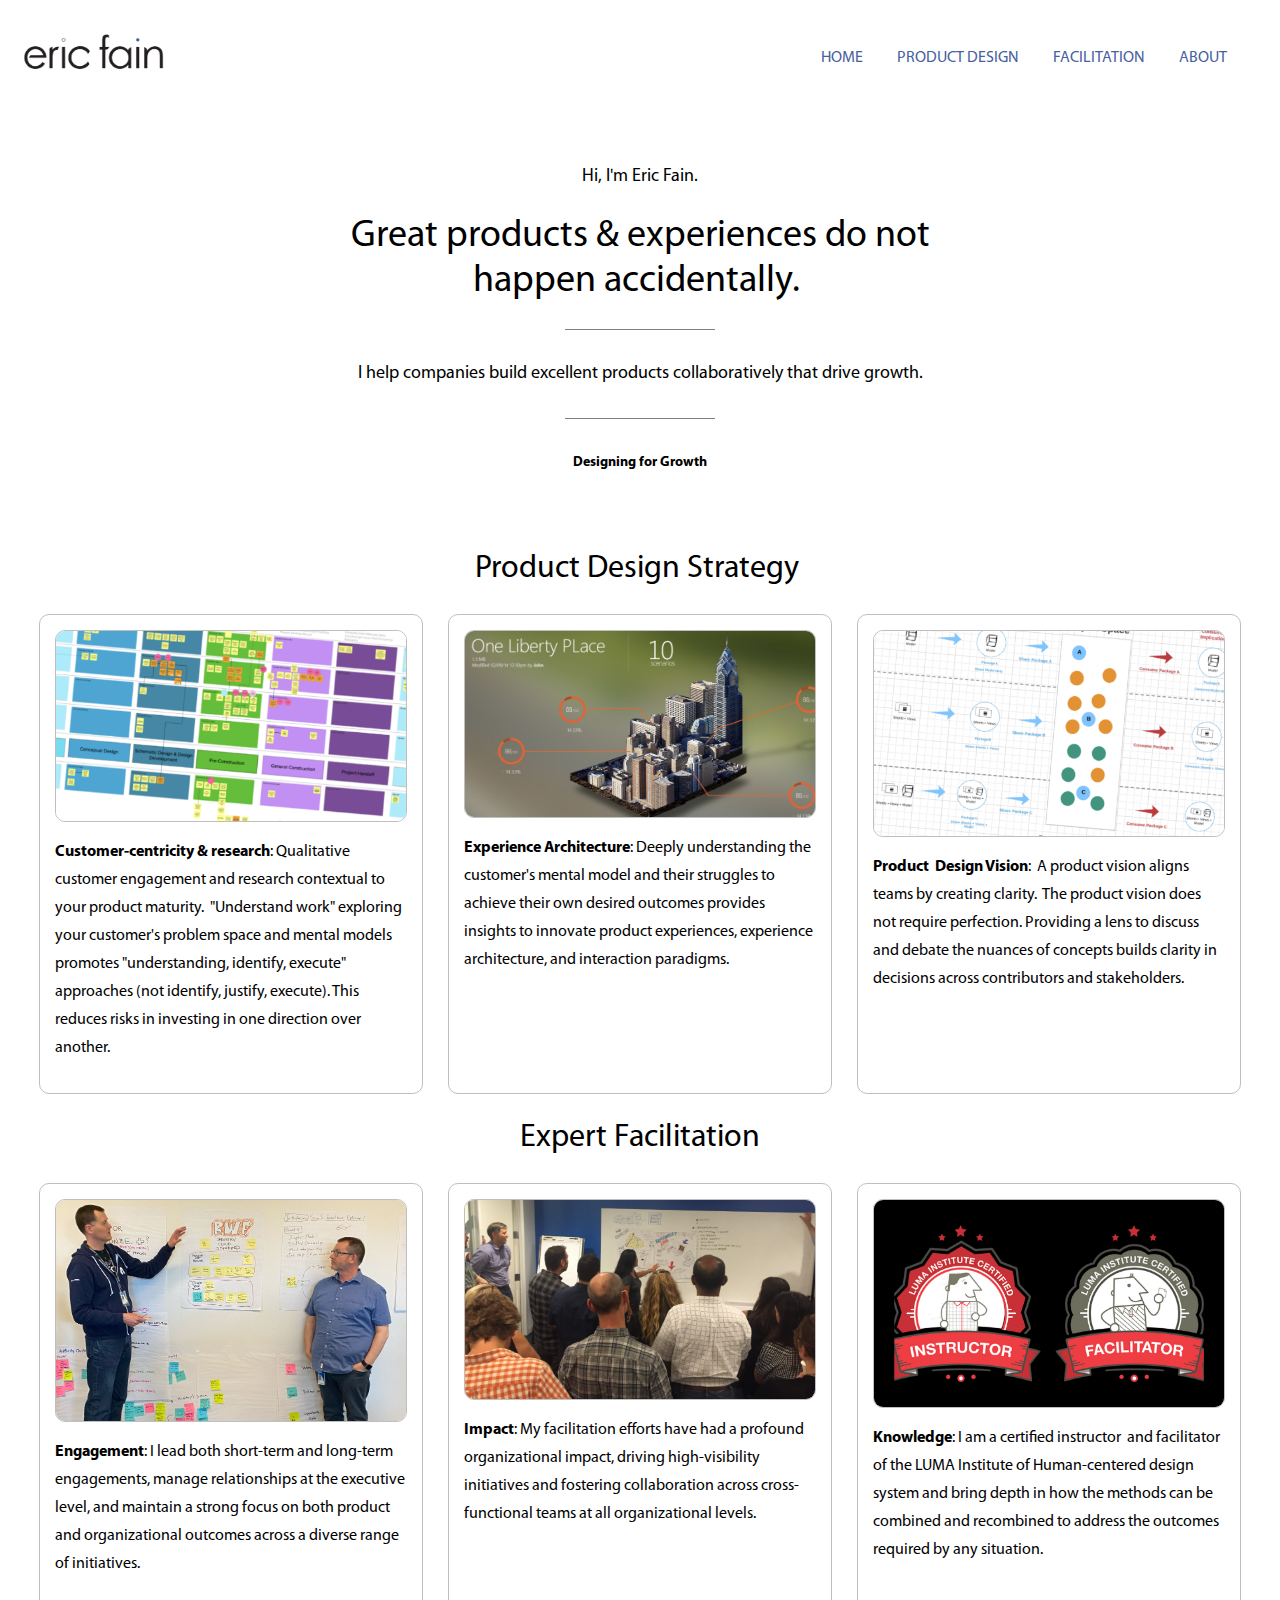
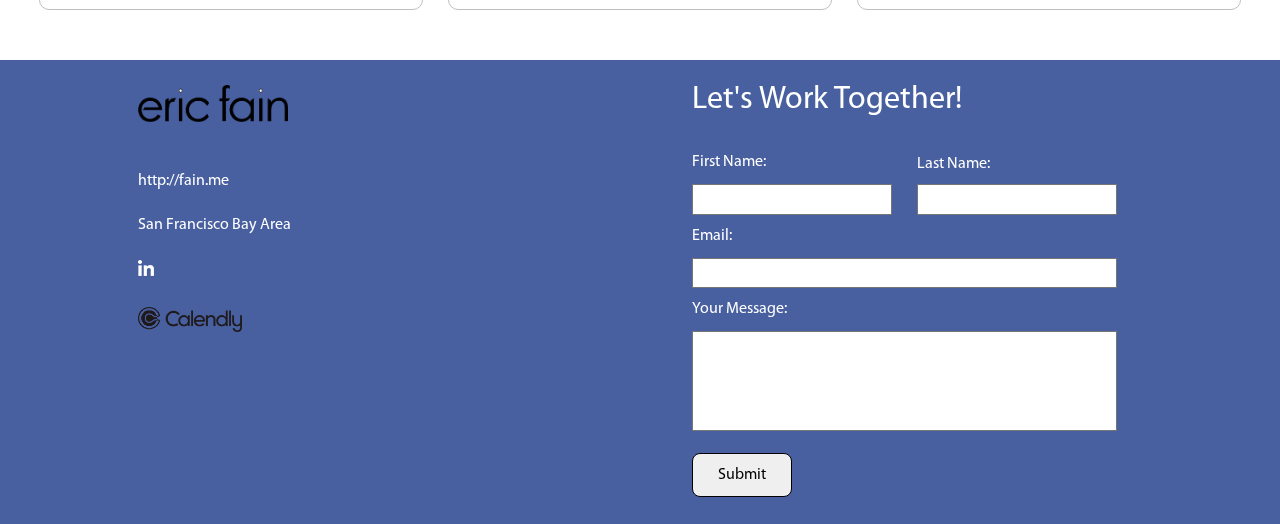
<file: index.html>
<!doctype html>
<html lang="en">
  <head>
    <link
      rel="stylesheet"
      type="text/css"
      href="/assets/static/app_generated_index-6937cd5a.CVlc79k-.css"
    />
    <meta charset="UTF-8" />
    <meta name="viewport" content="width=device-width,initial-scale=1" />
    <meta property="og:url" content="https://url/" />
    <title>Eric Fain | Home</title>
    <meta property="og:title" content="Eric Fain | Home" />
    <meta
      name="description"
      content="Overview of my professional capabilties. I can help you build better products through cross-functional alignment and deep understanding of your customers outcomes. "
    />
    <meta
      property="og:description"
      content="Overview of my professional capabilties. I can help you build better products through cross-functional alignment and deep understanding of your customers outcomes. "
    />
    <meta property="og:type" content="website" />
    <meta
      property="og:site_name"
      content="Eric Fain - Design Strategy &amp; Expert Facilitation"
    />
    <meta property="og:image" />
    <link rel="icon" href="/assets/cover-photo_CPEaHt4Cy3ciJrm0SI716.png" />
    <link
      rel="preload"
      href="/assets/MyriadPro-Regular_nRokCaPD_zKn5AG52TmZj.otf"
      as="font"
      crossorigin="anonymous"
    />
    <link
      rel="preload"
      href="/assets/MyriadPro-It_jjDLTJgbKSVN5Mz0D-FA6.otf"
      as="font"
      crossorigin="anonymous"
    />
    <link
      rel="preload"
      href="/assets/MyriadPro-BlackIt_1X_LPva6NR-ULjoPQpgcK.otf"
      as="font"
      crossorigin="anonymous"
    />
    <link
      rel="preload"
      href="/assets/MyriadPro-BoldIt_LxDCqgRJg_g0GOaPvS2TZ.otf"
      as="font"
      crossorigin="anonymous"
    />
    <link
      rel="preload"
      href="/assets/MyriadPro-Light_-PuEEcW-i2E9yJcsRhruG.otf"
      as="font"
      crossorigin="anonymous"
    />
    <link
      rel="preload"
      href="/assets/MyriadPro-Bold_-R7HFFVEQJ0aGIGdhs2HQ.otf"
      as="font"
      crossorigin="anonymous"
    />
    <link
      rel="preload"
      href="/assets/MyriadPro-LightIt_AP_6SQ0B_cv2I0w5khMn4.otf"
      as="font"
      crossorigin="anonymous"
    />
    <link
      rel="preload"
      href="/assets/MyriadPro-Black_uh3BB5eE606FmGcns_JIi.otf"
      as="font"
      crossorigin="anonymous"
    />
    <script type="application/ld+json">
      {
        "@context": "https://schema.org",
        "@type": "WebSite",
        "name": "Eric Fain - Design Strategy & Expert Facilitation",
        "url": "https://url"
      }
    </script>
  </head>
  <body class="w-body c1y7u2x3 chdvkfw">
    <div class="w-box c1rd4etm c1u7pmio cc78kv6 cf81gbq c5jur4i">
      <div class="w-box cgnrlnf c8r4b0k">
        <div style="display: contents">
          <div style="display: contents">
            <div
              class="w-box chdvkfw cwf7hb4 c176fysu ctzh3f9 cxlqin8 c1vy8fd c801lom"
            >
              <div
                class="w-box c16ktlzf cx9qc97 c1rd4etm cme8icg cf81gbq cgx2lwg c10nodj5 culhblj c1b3wr77 camkzrm c11r8oxs chdvkfw ch5qzq c16j5as6 c1dvrd4v c1srcfle c1l64ptv c7iz7n8 cwx07j7 c1ybo634 cjqn8un c6fsehk cmim9yp cwf7hb4 c1rgppp8 czzlvi8 c176fysu cxpd3py ctchrup c1fkod93 c1vy8fd c1gejebh c1vetvso cbtaw7e cqrd7dp cl4wjux c1jd7c3 c1c698ge ccuhzed c9chtbb cfoygv2 c4ss3c2"
              >
                <div class="w-box cugupz6 cme8icg c1y45ots">
                  <a href="/" class="w-link"
                    ><img
                      alt=""
                      width="1581"
                      height="559"
                      src="/assets/eric-fain-logo-black_Ilw4ZPlWMG5pz2Ws3ZdPQ.png"
                      class="w-image c1rd4etm cev2rwt cn4eiz1"
                      sizes="100vw"
                      srcset="
                        /assets/eric-fain-logo-black_Ilw4ZPlWMG5pz2Ws3ZdPQ.png   16w,
                        /assets/eric-fain-logo-black_Ilw4ZPlWMG5pz2Ws3ZdPQ.png   32w,
                        /assets/eric-fain-logo-black_Ilw4ZPlWMG5pz2Ws3ZdPQ.png   48w,
                        /assets/eric-fain-logo-black_Ilw4ZPlWMG5pz2Ws3ZdPQ.png   64w,
                        /assets/eric-fain-logo-black_Ilw4ZPlWMG5pz2Ws3ZdPQ.png   96w,
                        /assets/eric-fain-logo-black_Ilw4ZPlWMG5pz2Ws3ZdPQ.png  128w,
                        /assets/eric-fain-logo-black_Ilw4ZPlWMG5pz2Ws3ZdPQ.png  256w,
                        /assets/eric-fain-logo-black_Ilw4ZPlWMG5pz2Ws3ZdPQ.png  384w,
                        /assets/eric-fain-logo-black_Ilw4ZPlWMG5pz2Ws3ZdPQ.png  640w,
                        /assets/eric-fain-logo-black_Ilw4ZPlWMG5pz2Ws3ZdPQ.png  750w,
                        /assets/eric-fain-logo-black_Ilw4ZPlWMG5pz2Ws3ZdPQ.png  828w,
                        /assets/eric-fain-logo-black_Ilw4ZPlWMG5pz2Ws3ZdPQ.png 1080w,
                        /assets/eric-fain-logo-black_Ilw4ZPlWMG5pz2Ws3ZdPQ.png 1200w,
                        /assets/eric-fain-logo-black_Ilw4ZPlWMG5pz2Ws3ZdPQ.png 1920w,
                        /assets/eric-fain-logo-black_Ilw4ZPlWMG5pz2Ws3ZdPQ.png 2048w,
                        /assets/eric-fain-logo-black_Ilw4ZPlWMG5pz2Ws3ZdPQ.png 3840w
                      "
                      decoding="async"
                      loading="lazy"
                  /></a>
                </div>
                <div
                  class="w-box cel6cia cbm596f c7iz7n8 cwx07j7 c1ybo634 cjqn8un c16j5as6 c1dvrd4v c1srcfle c1l64ptv c1cpmokf ctzh3f9 cl4wjux c10rrx7d c13ph44"
                >
                  <nav
                    aria-label="Main"
                    data-orientation="horizontal"
                    dir="ltr"
                    class="w-navigation-menu cg0t2ga c1twc9x7 c1piw1th c1e30jf c1y7u2x3 c344yjc c1n5lq3o cljpjag ca3vaxv c7iz7n8 cwx07j7 c1ybo634 cjqn8un cuu8nbt"
                  >
                    <div style="position: relative">
                      <ul
                        data-orientation="horizontal"
                        class="w-menu-list c1rd4etm c1v6ze2x ccgr1hu c124p8uy c1v3qesg cyx8uc5 c24k02w c13227pa cqduub5 c1cpmokf c7iz7n8 cwx07j7 c1ybo634 cjqn8un c1iaialz c1dp2nkc"
                        dir="ltr"
                      >
                        <li data-ws-index="0" class="w-menu-item">
                          <div
                            data-radix-collection-item=""
                            style="display: contents"
                          >
                            <div style="display: contents">
                              <a
                                href="/"
                                class="w-link c1gxuftc c5yvd36 cqx44yw cgxx8uc c13m4kem c8ukqgy cpv2uxc c1wv6oat c1a9vm1 c7kxmh1 c11hqjxw cpi530u cny9usg cnshq4a c7wmiys"
                                >Home</a
                              >
                            </div>
                          </div>
                        </li>
                        <li data-ws-index="1" class="w-menu-item">
                          <div
                            data-radix-collection-item=""
                            style="display: contents"
                          >
                            <div style="display: contents">
                              <a
                                href="/product-design-strategy"
                                class="w-link c1gxuftc c5yvd36 cqx44yw cgxx8uc c13m4kem c8ukqgy cpv2uxc c1wv6oat c1a9vm1 c7kxmh1 c11hqjxw cpi530u cny9usg cnshq4a c7wmiys"
                                >Product Design</a
                              >
                            </div>
                          </div>
                        </li>
                        <li data-ws-index="2" class="w-menu-item">
                          <div
                            data-radix-collection-item=""
                            style="display: contents"
                          >
                            <div style="display: contents">
                              <a
                                href="/expert-facilitation"
                                class="w-link c1gxuftc c5yvd36 cqx44yw cgxx8uc c13m4kem c8ukqgy cpv2uxc c1wv6oat c1a9vm1 c7kxmh1 c11hqjxw cpi530u cny9usg cnshq4a c7wmiys"
                                >Facilitation</a
                              >
                            </div>
                          </div>
                        </li>
                        <li data-ws-index="3" class="w-menu-item">
                          <div
                            data-radix-collection-item=""
                            style="display: contents"
                          >
                            <div style="display: contents">
                              <a
                                href="/about"
                                class="w-link c1gxuftc c5yvd36 cqx44yw cgxx8uc c13m4kem c8ukqgy cpv2uxc c1wv6oat c1a9vm1 c7kxmh1 c11hqjxw cpi530u cbd0tl4 cnshq4a c7wmiys"
                                >About</a
                              >
                            </div>
                          </div>
                        </li>
                      </ul>
                    </div>
                  </nav>
                  <div class="w-box c1gqc6x9 ctzh3f9">
                    <button
                      type="button"
                      aria-label="Open Mobile Label"
                      class="w-button cobhiz c1gqc6x9 cyx8uc5 c24k02w cycbjh0 c1wf8fv9 c1wk5vpa c16nob74 cpxw8w2 cml5bvs c1x1ycei c3ackg1 c1e7wg5c clkoh07 c14nuw5q c109sciv cz7lsq1 c1quwrrb c9285am cu109mu c19p3h9e cj01qpg cwq9wq8 cl5jcud c2otky3 cj6hcmm cgnrlnf c1jd7c3"
                      aria-haspopup="dialog"
                      aria-expanded="false"
                      aria-controls="radix-:R56:"
                      data-state="closed"
                    >
                      <div class="w-html-embed">
                        <svg
                          xmlns="http://www.w3.org/2000/svg"
                          viewBox="0 0 22 22"
                          fill="currentColor"
                          width="100%"
                          height="100%"
                          style="display: block"
                        >
                          <path
                            fill-rule="evenodd"
                            d="M2 5.998a.75.75 0 0 1 .75-.75h16.5a.75.75 0 0 1 0 1.5H2.75a.75.75 0 0 1-.75-.75Zm0 5.5a.75.75 0 0 1 .75-.75h16.5a.75.75 0 0 1 0 1.5H2.75a.75.75 0 0 1-.75-.75Zm0 5.5a.75.75 0 0 1 .75-.75h16.5a.75.75 0 0 1 0 1.5H2.75a.75.75 0 0 1-.75-.75Z"
                            clip-rule="evenodd"
                          />
                        </svg>
                      </div>
                    </button>
                  </div>
                </div>
              </div>
            </div>
          </div>
        </div>
      </div>
      <div
        class="w-box c15j6893 c5jur4i chdvkfw c16ktlzf c176fysu cwf7hb4 cx9qc97 cflm8yb c6fsehk"
      >
        <div
          class="w-box cx9qc97 c16ktlzf c5nrv0g c1y45ots cm90y5c c1mg4tb3 ctg6aq9 cko501 c113l3d2 c1q36nr0 c1m9z2nb c1jitt80 c1f2ajf2 c1bkqe20 c108mrvd ctgb70y"
        >
          <div
            class="w-text cu7serj c1i4hxsf c1piw1th cwf7hb4 c176fysu c9odtz8 cxpd3py c7h4lsl"
          >
            Hi, I&#x27;m Eric Fain.
          </div>
          <h1
            class="w-heading cu7serj c155g93y cm90y5c c1x1ycei c10j5j9z cx9qc97 c1e9brd4 c176fysu cwf7hb4 c6fsehk cb2yeoi c1wy3yei cx3s3u1 c1i2y5mv c17c9guo c16hr292 c1f2ajf2 cj0uj2a cb2gq6g c1d0otjy cix13bf c1s6s4j9 c1q36nr0 cxpd3py c1m9z2nb ctchrup ctgb70y c7h4lsl cpynptm c1um8ezp"
          >
            Great products &amp; experiences do not happen accidentally.
          </h1>
          <hr class="w-separator cgsc8c5" />
          <div
            class="w-text c1i4hxsf c1piw1th c176fysu cwf7hb4 crgbfvo cz1jv80 c6lvy2f c344yjc c1n5lq3o cljpjag ca3vaxv c1srcfle c1dvrd4v cuf3feq c9odtz8 cxpd3py c7h4lsl"
          >
            I help companies build excellent products collaboratively that drive
            growth.
          </div>
          <hr class="w-separator cgsc8c5" />
          <div
            class="w-text c1i4hxsf ctg6aq9 c176fysu cwf7hb4 c1rgcs9b cz1jv80 c6lvy2f c344yjc c1n5lq3o cljpjag ca3vaxv c1srcfle c1dvrd4v c9odtz8 cxpd3py c7h4lsl"
          >
            <b class="w-bold-text">Designing for Growth</b>
          </div>
        </div>
        <div
          class="w-box c1y7u2x3 c17qlxc1 c8uthkk czgwmpn cu7serj c14a6dhf cygi2xd cflm8yb ctbqn8h cio4ga6 c702rxr cpwmwbr c1rd4etm c24k02w c1u7pmio c16ktlzf cme8icg c1y45ots c1mg4tb3 c1fkre0k c1jj869u c1f22s02 c1lzerpu c1w5hjaj c166epmm c1c27wzp cu1givm c7h4lsl c1um8ezp crzctt4 c10at9jo cxpd3py ctchrup cb2gq6g c113l3d2 c1q36nr0 cgnrlnf c9odtz8 c852pwa c121voei c4a201t cs8feuy c1r4xv2y c1v1gcej c1w57qvm"
        >
          <div class="w-box c176fysu cwf7hb4">
            <h1
              class="w-heading c1l0r038 c77qhl9 crafwp8 c1x5zp8s ca8yjik cnyihji cm90y5c c155g93y c1x1ycei cp4rzdr"
            >
              Product Design Strategy
            </h1>
            <div
              class="w-box c1rd4etm c1rgppp8 cme8icg cc78kv6 c24k02w culhblj c1b3wr77 cv6tsij c176fysu cwf7hb4 c3qxgpc cx9qc97 c170gqaq chz3cx2 cyk0ui3 c77qhl9 c1fnvg3x c1ycwsgv cvtr9nz cb2gq6g"
            >
              <div
                class="w-box c1w5tha3 c9vu3gn c169os0g c1j1lao4 c1rfy3z7 c1os3gm9 cjbra2 c1dygkxf cno78dh c19wfbuv cgf2ubl cqusts6 cpaezvv cua9puw ca6oig6 c8r4b0k"
              >
                <img
                  alt=""
                  width="1058"
                  height="577"
                  src="/assets/fp-product-collaboration_h66ffQI4Ji6awoCbWZSy1.png"
                  class="w-image c1os3gm9 cjbra2 c1dygkxf cno78dh c9vu3gn c169os0g c1j1lao4 c1rfy3z7 c19wfbuv cgf2ubl cqusts6 cpaezvv"
                  sizes="100vw"
                  srcset="
                    /assets/fp-product-collaboration_h66ffQI4Ji6awoCbWZSy1.png   16w,
                    /assets/fp-product-collaboration_h66ffQI4Ji6awoCbWZSy1.png   32w,
                    /assets/fp-product-collaboration_h66ffQI4Ji6awoCbWZSy1.png   48w,
                    /assets/fp-product-collaboration_h66ffQI4Ji6awoCbWZSy1.png   64w,
                    /assets/fp-product-collaboration_h66ffQI4Ji6awoCbWZSy1.png   96w,
                    /assets/fp-product-collaboration_h66ffQI4Ji6awoCbWZSy1.png  128w,
                    /assets/fp-product-collaboration_h66ffQI4Ji6awoCbWZSy1.png  256w,
                    /assets/fp-product-collaboration_h66ffQI4Ji6awoCbWZSy1.png  384w,
                    /assets/fp-product-collaboration_h66ffQI4Ji6awoCbWZSy1.png  640w,
                    /assets/fp-product-collaboration_h66ffQI4Ji6awoCbWZSy1.png  750w,
                    /assets/fp-product-collaboration_h66ffQI4Ji6awoCbWZSy1.png  828w,
                    /assets/fp-product-collaboration_h66ffQI4Ji6awoCbWZSy1.png 1080w,
                    /assets/fp-product-collaboration_h66ffQI4Ji6awoCbWZSy1.png 1200w,
                    /assets/fp-product-collaboration_h66ffQI4Ji6awoCbWZSy1.png 1920w,
                    /assets/fp-product-collaboration_h66ffQI4Ji6awoCbWZSy1.png 2048w,
                    /assets/fp-product-collaboration_h66ffQI4Ji6awoCbWZSy1.png 3840w
                  "
                  decoding="async"
                  loading="lazy"
                />
                <p
                  class="w-paragraph cu9dmna cdrw3k4 cnphe6k cv6tsij cx9qc97 c1agpyy3 c11j3ydm c1rflijn c8r4b0k c1d6odf2 cg6bof5 c1hcjv1k cvmyorh c1r4xv2y c5g4jo9"
                >
                  <b class="w-bold-text">Customer-centricity &amp; research</b>:
                  Qualitative customer engagement and research contextual to
                  your product maturity. &quot;Understand work&quot; exploring
                  your customer&#x27;s problem space and mental models promotes
                  &quot;understanding, identify, execute&quot; approaches (not
                  identify, justify, execute). This reduces risks in investing
                  in one direction over another.
                </p>
              </div>
              <div
                class="w-box c1w5tha3 c9vu3gn c169os0g c1j1lao4 c1rfy3z7 c1os3gm9 cjbra2 c1dygkxf cno78dh c19wfbuv cgf2ubl cqusts6 cpaezvv cua9puw ca6oig6 c8r4b0k"
              >
                <img
                  alt=""
                  width="844"
                  height="449"
                  src="/assets/fp-product-architecture-level_MfWezt2zWF7WnYpIXRriy.png"
                  class="w-image c1os3gm9 cjbra2 c1dygkxf cno78dh c9vu3gn c169os0g c1j1lao4 c1rfy3z7 c19wfbuv cgf2ubl cqusts6 cpaezvv c1toatcl c1u4ar99"
                  sizes="100vw"
                  srcset="
                    /assets/fp-product-architecture-level_MfWezt2zWF7WnYpIXRriy.png   16w,
                    /assets/fp-product-architecture-level_MfWezt2zWF7WnYpIXRriy.png   32w,
                    /assets/fp-product-architecture-level_MfWezt2zWF7WnYpIXRriy.png   48w,
                    /assets/fp-product-architecture-level_MfWezt2zWF7WnYpIXRriy.png   64w,
                    /assets/fp-product-architecture-level_MfWezt2zWF7WnYpIXRriy.png   96w,
                    /assets/fp-product-architecture-level_MfWezt2zWF7WnYpIXRriy.png  128w,
                    /assets/fp-product-architecture-level_MfWezt2zWF7WnYpIXRriy.png  256w,
                    /assets/fp-product-architecture-level_MfWezt2zWF7WnYpIXRriy.png  384w,
                    /assets/fp-product-architecture-level_MfWezt2zWF7WnYpIXRriy.png  640w,
                    /assets/fp-product-architecture-level_MfWezt2zWF7WnYpIXRriy.png  750w,
                    /assets/fp-product-architecture-level_MfWezt2zWF7WnYpIXRriy.png  828w,
                    /assets/fp-product-architecture-level_MfWezt2zWF7WnYpIXRriy.png 1080w,
                    /assets/fp-product-architecture-level_MfWezt2zWF7WnYpIXRriy.png 1200w,
                    /assets/fp-product-architecture-level_MfWezt2zWF7WnYpIXRriy.png 1920w
                  "
                  decoding="async"
                  loading="lazy"
                />
                <p
                  class="w-paragraph cu9dmna cdrw3k4 cnphe6k cv6tsij cx9qc97 c1agpyy3 c11j3ydm c1rflijn c8r4b0k c1d6odf2 cg6bof5 c1hcjv1k cvmyorh c1r4xv2y c5g4jo9"
                >
                  <b class="w-bold-text">Experience Architecture</b>: Deeply
                  understanding the customer&#x27;s mental model and their
                  struggles to achieve their own desired outcomes provides
                  insights to innovate product experiences, experience
                  architecture, and interaction paradigms.
                </p>
              </div>
              <div
                class="w-box c1w5tha3 c9vu3gn c169os0g c1j1lao4 c1rfy3z7 c1os3gm9 cjbra2 c1dygkxf cno78dh c19wfbuv cgf2ubl cqusts6 cpaezvv cua9puw ca6oig6 c8r4b0k"
              >
                <img
                  alt=""
                  width="1200"
                  height="704"
                  src="/assets/product-vision-slanted_gjgsrDnp5WBB5dk_47I5K.png"
                  class="w-image c1os3gm9 cjbra2 c1dygkxf cno78dh c9vu3gn c169os0g c1j1lao4 c1rfy3z7 c19wfbuv cgf2ubl cqusts6 cpaezvv"
                  sizes="100vw"
                  srcset="
                    /assets/product-vision-slanted_gjgsrDnp5WBB5dk_47I5K.png   16w,
                    /assets/product-vision-slanted_gjgsrDnp5WBB5dk_47I5K.png   32w,
                    /assets/product-vision-slanted_gjgsrDnp5WBB5dk_47I5K.png   48w,
                    /assets/product-vision-slanted_gjgsrDnp5WBB5dk_47I5K.png   64w,
                    /assets/product-vision-slanted_gjgsrDnp5WBB5dk_47I5K.png   96w,
                    /assets/product-vision-slanted_gjgsrDnp5WBB5dk_47I5K.png  128w,
                    /assets/product-vision-slanted_gjgsrDnp5WBB5dk_47I5K.png  256w,
                    /assets/product-vision-slanted_gjgsrDnp5WBB5dk_47I5K.png  384w,
                    /assets/product-vision-slanted_gjgsrDnp5WBB5dk_47I5K.png  640w,
                    /assets/product-vision-slanted_gjgsrDnp5WBB5dk_47I5K.png  750w,
                    /assets/product-vision-slanted_gjgsrDnp5WBB5dk_47I5K.png  828w,
                    /assets/product-vision-slanted_gjgsrDnp5WBB5dk_47I5K.png 1080w,
                    /assets/product-vision-slanted_gjgsrDnp5WBB5dk_47I5K.png 1200w,
                    /assets/product-vision-slanted_gjgsrDnp5WBB5dk_47I5K.png 1920w,
                    /assets/product-vision-slanted_gjgsrDnp5WBB5dk_47I5K.png 2048w,
                    /assets/product-vision-slanted_gjgsrDnp5WBB5dk_47I5K.png 3840w
                  "
                  decoding="async"
                  loading="lazy"
                />
                <p
                  class="w-paragraph cu9dmna cdrw3k4 cnphe6k cv6tsij cx9qc97 c1agpyy3 c11j3ydm c1rflijn c8r4b0k c1d6odf2 cg6bof5 c1hcjv1k cvmyorh c1r4xv2y c5g4jo9"
                >
                  <b class="w-bold-text">Product Design Vision</b>: A product
                  vision aligns teams by creating clarity. The product vision
                  does not require perfection. Providing a lens to discuss and
                  debate the nuances of concepts builds clarity in decisions
                  across contributors and stakeholders.
                </p>
              </div>
            </div>
          </div>
          <div class="w-box">
            <h1
              class="w-heading c1l0r038 c77qhl9 crafwp8 c1x5zp8s ca8yjik cnyihji cm90y5c c155g93y c1x1ycei cp4rzdr"
            >
              Expert Facilitation
            </h1>
            <div
              class="w-box c1rd4etm c1rgppp8 cme8icg cc78kv6 c24k02w culhblj c1b3wr77 cv6tsij c176fysu cwf7hb4 c3qxgpc cx9qc97 c170gqaq chz3cx2 cyk0ui3 c77qhl9 c1fnvg3x c1ycwsgv cvtr9nz cb2gq6g"
            >
              <div
                class="w-box c1w5tha3 c9vu3gn c169os0g c1j1lao4 c1rfy3z7 c1os3gm9 cjbra2 c1dygkxf cno78dh c19wfbuv cgf2ubl cqusts6 cpaezvv cua9puw ca6oig6 c8r4b0k"
              >
                <img
                  alt=""
                  width="1000"
                  height="631"
                  src="/assets/pb-facilitation-bwf_KZwNoz2UIVQvMTPSamci2.png"
                  class="w-image c1os3gm9 cjbra2 c1dygkxf cno78dh c9vu3gn c169os0g c1j1lao4 c1rfy3z7 c19wfbuv cgf2ubl cqusts6 cpaezvv"
                  sizes="100vw"
                  srcset="
                    /assets/pb-facilitation-bwf_KZwNoz2UIVQvMTPSamci2.png   16w,
                    /assets/pb-facilitation-bwf_KZwNoz2UIVQvMTPSamci2.png   32w,
                    /assets/pb-facilitation-bwf_KZwNoz2UIVQvMTPSamci2.png   48w,
                    /assets/pb-facilitation-bwf_KZwNoz2UIVQvMTPSamci2.png   64w,
                    /assets/pb-facilitation-bwf_KZwNoz2UIVQvMTPSamci2.png   96w,
                    /assets/pb-facilitation-bwf_KZwNoz2UIVQvMTPSamci2.png  128w,
                    /assets/pb-facilitation-bwf_KZwNoz2UIVQvMTPSamci2.png  256w,
                    /assets/pb-facilitation-bwf_KZwNoz2UIVQvMTPSamci2.png  384w,
                    /assets/pb-facilitation-bwf_KZwNoz2UIVQvMTPSamci2.png  640w,
                    /assets/pb-facilitation-bwf_KZwNoz2UIVQvMTPSamci2.png  750w,
                    /assets/pb-facilitation-bwf_KZwNoz2UIVQvMTPSamci2.png  828w,
                    /assets/pb-facilitation-bwf_KZwNoz2UIVQvMTPSamci2.png 1080w,
                    /assets/pb-facilitation-bwf_KZwNoz2UIVQvMTPSamci2.png 1200w,
                    /assets/pb-facilitation-bwf_KZwNoz2UIVQvMTPSamci2.png 1920w,
                    /assets/pb-facilitation-bwf_KZwNoz2UIVQvMTPSamci2.png 2048w
                  "
                  decoding="async"
                  loading="lazy"
                />
                <p
                  class="w-paragraph cu9dmna cdrw3k4 cnphe6k cv6tsij cx9qc97 c1agpyy3 c11j3ydm c1rflijn c8r4b0k c1d6odf2 cg6bof5 c1hcjv1k cvmyorh c1r4xv2y c5g4jo9"
                >
                  <b class="w-bold-text">Engagement</b>: I lead both short-term
                  and long-term engagements, manage relationships at the
                  executive level, and maintain a strong focus on both product
                  and organizational outcomes across a diverse range of
                  initiatives.
                </p>
              </div>
              <div
                class="w-box c1w5tha3 c9vu3gn c169os0g c1j1lao4 c1rfy3z7 c1os3gm9 cjbra2 c1dygkxf cno78dh c19wfbuv cgf2ubl cqusts6 cpaezvv cua9puw ca6oig6 c8r4b0k"
              >
                <img
                  alt=""
                  width="1000"
                  height="570"
                  src="/assets/fp-facilitation-impact_N7hkhA3SN00PmmT2W5JRv.png"
                  class="w-image c1os3gm9 cjbra2 c1dygkxf cno78dh c9vu3gn c169os0g c1j1lao4 c1rfy3z7 c19wfbuv cgf2ubl cqusts6 cpaezvv"
                  sizes="100vw"
                  srcset="
                    /assets/fp-facilitation-impact_N7hkhA3SN00PmmT2W5JRv.png   16w,
                    /assets/fp-facilitation-impact_N7hkhA3SN00PmmT2W5JRv.png   32w,
                    /assets/fp-facilitation-impact_N7hkhA3SN00PmmT2W5JRv.png   48w,
                    /assets/fp-facilitation-impact_N7hkhA3SN00PmmT2W5JRv.png   64w,
                    /assets/fp-facilitation-impact_N7hkhA3SN00PmmT2W5JRv.png   96w,
                    /assets/fp-facilitation-impact_N7hkhA3SN00PmmT2W5JRv.png  128w,
                    /assets/fp-facilitation-impact_N7hkhA3SN00PmmT2W5JRv.png  256w,
                    /assets/fp-facilitation-impact_N7hkhA3SN00PmmT2W5JRv.png  384w,
                    /assets/fp-facilitation-impact_N7hkhA3SN00PmmT2W5JRv.png  640w,
                    /assets/fp-facilitation-impact_N7hkhA3SN00PmmT2W5JRv.png  750w,
                    /assets/fp-facilitation-impact_N7hkhA3SN00PmmT2W5JRv.png  828w,
                    /assets/fp-facilitation-impact_N7hkhA3SN00PmmT2W5JRv.png 1080w,
                    /assets/fp-facilitation-impact_N7hkhA3SN00PmmT2W5JRv.png 1200w,
                    /assets/fp-facilitation-impact_N7hkhA3SN00PmmT2W5JRv.png 1920w,
                    /assets/fp-facilitation-impact_N7hkhA3SN00PmmT2W5JRv.png 2048w
                  "
                  decoding="async"
                  loading="lazy"
                />
                <p
                  class="w-paragraph cu9dmna cdrw3k4 cnphe6k cv6tsij cx9qc97 c1agpyy3 c11j3ydm c1rflijn c8r4b0k c1d6odf2 cg6bof5 c1hcjv1k cvmyorh c1r4xv2y c5g4jo9"
                >
                  <b class="w-bold-text">Impact</b>: My facilitation efforts
                  have had a profound organizational impact, driving
                  high-visibility initiatives and fostering collaboration across
                  cross-functional teams at all organizational levels.
                </p>
              </div>
              <div
                class="w-box c1w5tha3 c9vu3gn c169os0g c1j1lao4 c1rfy3z7 c1os3gm9 cjbra2 c1dygkxf cno78dh c19wfbuv cgf2ubl cqusts6 cpaezvv cua9puw ca6oig6 c8r4b0k"
              >
                <img
                  alt=""
                  width="1055"
                  height="623"
                  src="/assets/fp-facilitation-knowledge-level_yxsr_XLWY37ab5OGC2TwU.png"
                  class="w-image c1os3gm9 cjbra2 c1dygkxf cno78dh c9vu3gn c169os0g c1j1lao4 c1rfy3z7 c19wfbuv cgf2ubl cqusts6 cpaezvv"
                  sizes="100vw"
                  srcset="
                    /assets/fp-facilitation-knowledge-level_yxsr_XLWY37ab5OGC2TwU.png   16w,
                    /assets/fp-facilitation-knowledge-level_yxsr_XLWY37ab5OGC2TwU.png   32w,
                    /assets/fp-facilitation-knowledge-level_yxsr_XLWY37ab5OGC2TwU.png   48w,
                    /assets/fp-facilitation-knowledge-level_yxsr_XLWY37ab5OGC2TwU.png   64w,
                    /assets/fp-facilitation-knowledge-level_yxsr_XLWY37ab5OGC2TwU.png   96w,
                    /assets/fp-facilitation-knowledge-level_yxsr_XLWY37ab5OGC2TwU.png  128w,
                    /assets/fp-facilitation-knowledge-level_yxsr_XLWY37ab5OGC2TwU.png  256w,
                    /assets/fp-facilitation-knowledge-level_yxsr_XLWY37ab5OGC2TwU.png  384w,
                    /assets/fp-facilitation-knowledge-level_yxsr_XLWY37ab5OGC2TwU.png  640w,
                    /assets/fp-facilitation-knowledge-level_yxsr_XLWY37ab5OGC2TwU.png  750w,
                    /assets/fp-facilitation-knowledge-level_yxsr_XLWY37ab5OGC2TwU.png  828w,
                    /assets/fp-facilitation-knowledge-level_yxsr_XLWY37ab5OGC2TwU.png 1080w,
                    /assets/fp-facilitation-knowledge-level_yxsr_XLWY37ab5OGC2TwU.png 1200w,
                    /assets/fp-facilitation-knowledge-level_yxsr_XLWY37ab5OGC2TwU.png 1920w,
                    /assets/fp-facilitation-knowledge-level_yxsr_XLWY37ab5OGC2TwU.png 2048w,
                    /assets/fp-facilitation-knowledge-level_yxsr_XLWY37ab5OGC2TwU.png 3840w
                  "
                  decoding="async"
                  loading="lazy"
                />
                <p
                  class="w-paragraph cu9dmna cdrw3k4 cnphe6k cv6tsij cx9qc97 c1agpyy3 c11j3ydm c1rflijn c8r4b0k c1d6odf2 cg6bof5 c1hcjv1k cvmyorh c1r4xv2y c5g4jo9"
                >
                  <b class="w-bold-text">Knowledge</b>: I am a certified
                  instructor and facilitator of the LUMA Institute of
                  Human-centered design system and bring depth in how the
                  methods can be combined and recombined to address the outcomes
                  required by any situation.
                </p>
              </div>
            </div>
          </div>
        </div>
      </div>
      <div style="display: contents">
        <div style="display: contents">
          <div class="w-box c1mgelk0">
            <div
              class="w-box c1rd4etm c1h66hen cubxkme c1yfag2r cz0f3ao c1rjdhrd cnaap7e czzlvi8 c1o423mx cme8icg c1f22s02 c1ajsog2 cu1givm c16u5wj1 c199syip c156pxuz cgkndhy crsot8s cbtdv90 c9odtz8"
            >
              <div
                class="w-box c1rd4etm c1u7pmio culhblj c1b3wr77 c1jj869u c2q780g cme8icg cv6tsij c1agpyy3 c11j3ydm cxquqfb c1fkre0k chzwhpl costvgw c1sf7pdr c14wvouy c166epmm c1c27wzp c8n020r c1cisq4y cl38mqm c1c5sjho crzctt4 c10at9jo cgkndhy c439g1y cygftb9 cy5ua2e cmmb9z0"
              >
                <div class="w-box">
                  <img
                    alt=""
                    width="351"
                    height="50"
                    src="/assets/EricFain_logo_gray-1_VHzB38vEIK1e8CLvz3mlO.png"
                    class="w-image c155g93y c1y45ots cm90y5c c1mg4tb3 cgsc8c5"
                    sizes="100vw"
                    srcset="
                      /assets/EricFain_logo_gray-1_VHzB38vEIK1e8CLvz3mlO.png  16w,
                      /assets/EricFain_logo_gray-1_VHzB38vEIK1e8CLvz3mlO.png  32w,
                      /assets/EricFain_logo_gray-1_VHzB38vEIK1e8CLvz3mlO.png  48w,
                      /assets/EricFain_logo_gray-1_VHzB38vEIK1e8CLvz3mlO.png  64w,
                      /assets/EricFain_logo_gray-1_VHzB38vEIK1e8CLvz3mlO.png  96w,
                      /assets/EricFain_logo_gray-1_VHzB38vEIK1e8CLvz3mlO.png 128w,
                      /assets/EricFain_logo_gray-1_VHzB38vEIK1e8CLvz3mlO.png 256w,
                      /assets/EricFain_logo_gray-1_VHzB38vEIK1e8CLvz3mlO.png 384w,
                      /assets/EricFain_logo_gray-1_VHzB38vEIK1e8CLvz3mlO.png 640w,
                      /assets/EricFain_logo_gray-1_VHzB38vEIK1e8CLvz3mlO.png 750w
                    "
                    decoding="async"
                    loading="lazy"
                  />
                </div>
                <div
                  class="w-box c1jj869u c2q780g cme8icg c1agpyy3 ccgr1hu c1ib3vm"
                >
                  <div class="w-box c14a6dhf cm90y5c cugupz6 cxquqfb">
                    <div class="w-text cxv56f1">http://fain.me</div>
                  </div>
                  <div class="w-box c14a6dhf cm90y5c">
                    <div class="w-text cxv56f1">San Francisco Bay Area</div>
                  </div>
                  <div class="w-box c14a6dhf cm90y5c">
                    <a
                      href="https://www.linkedin.com/in/ericfain/"
                      class="w-link"
                      ><img
                        alt=""
                        width="16"
                        height="16"
                        src="/assets/linkedin_16-1_I9shUs8b10tW0MtaCtcDF.png"
                        class="w-image"
                        sizes="100vw"
                        srcset="
                          /assets/linkedin_16-1_I9shUs8b10tW0MtaCtcDF.png 16w,
                          /assets/linkedin_16-1_I9shUs8b10tW0MtaCtcDF.png 32w
                        "
                        decoding="async"
                        loading="lazy"
                    /></a>
                  </div>
                  <div class="w-box">
                    <a href="https://calendly.com/ericfain" class="w-link"
                      ><img
                        alt=""
                        width="200"
                        height="48"
                        src="/assets/calendly_logo_horizontal_black_NOS1vTtzDYkR3Gn9WdNqY.png"
                        class="w-image c14a6dhf cm90y5c crftpiw c1fkre0k"
                        sizes="100vw"
                        srcset="
                          /assets/calendly_logo_horizontal_black_NOS1vTtzDYkR3Gn9WdNqY.png  16w,
                          /assets/calendly_logo_horizontal_black_NOS1vTtzDYkR3Gn9WdNqY.png  32w,
                          /assets/calendly_logo_horizontal_black_NOS1vTtzDYkR3Gn9WdNqY.png  48w,
                          /assets/calendly_logo_horizontal_black_NOS1vTtzDYkR3Gn9WdNqY.png  64w,
                          /assets/calendly_logo_horizontal_black_NOS1vTtzDYkR3Gn9WdNqY.png  96w,
                          /assets/calendly_logo_horizontal_black_NOS1vTtzDYkR3Gn9WdNqY.png 128w,
                          /assets/calendly_logo_horizontal_black_NOS1vTtzDYkR3Gn9WdNqY.png 256w,
                          /assets/calendly_logo_horizontal_black_NOS1vTtzDYkR3Gn9WdNqY.png 384w,
                          /assets/calendly_logo_horizontal_black_NOS1vTtzDYkR3Gn9WdNqY.png 640w
                        "
                        decoding="async"
                        loading="lazy"
                    /></a>
                  </div>
                </div>
              </div>
              <div
                class="w-box cflm8yb c1fkre0k c1mg4tb3 c1y45ots cugupz6 c1u7pmio culhblj c1b3wr77 c344yjc c1n5lq3o cljpjag ca3vaxv c1agpyy3 ccgr1hu c1jd7c3 chzwhpl c1bhl6px c1c27wzp cu1givm c16u5wj1 c1cisq4y cmlslay ci0v7lv c14wvouy cy5ua2e cmmb9z0"
              >
                <div
                  class="w-box ciu2zmi c1e9dfss c1slyd6m c1ikbe3k ctzh3f9 cvtr9nz c1efvyad c118qa48 c1j9cmq1 c1vkkzbx c14vs1c6 c14qf4yt"
                >
                  <h1
                    class="w-heading cxv56f1 c1x1ycei cmyvkam c77qhl9 c1fnvg3x cl7b7cn c1a5xis5 c10vxk0"
                  >
                    Let&#x27;s Work Together!
                  </h1>
                  <form
                    class="w-webhook-form ctzh3f9 cvtr9nz c1ycwsgv crsot8s cbtdv90 c1vy8fd c801lom c642l88"
                  >
                    <div class="w-box">
                      <div
                        class="w-box c1rd4etm culhblj c1b3wr77 cvtr9nz c439g1y cygftb9"
                      >
                        <div class="w-box c1g0etj2 c1agpyy3 ccgr1hu">
                          <label
                            class="w-input-label cwgkjdu c9o8gm8 cxv56f1 c1a6mn0d cqsbd5l"
                            >First Name:</label
                          ><input
                            required=""
                            class="w-text-input c5eib8j c1781b6c cj40uz6 c1rflijn co3m6w0 c1mu5iws"
                            type="text"
                            name="First Name"
                          />
                        </div>
                        <div class="w-box c1ffkim0">
                          <label
                            class="w-input-label crpb4s2 c1rfkt7p cxv56f1 c1a6mn0d cqsbd5l"
                            >Last Name: </label
                          ><input
                            required=""
                            class="w-text-input c5eib8j c1781b6c cj40uz6 c1mu5iws c1rflijn co3m6w0"
                            type="text"
                            name="Last Name"
                          />
                        </div>
                      </div>
                      <div class="w-box">
                        <label
                          class="w-input-label cwgkjdu c9o8gm8 cxv56f1 c1a6mn0d cqsbd5l"
                          ><span
                            class="w-text cwgkjdu c9o8gm8 cxv56f1 c1a6mn0d cqsbd5l"
                            >Email:</span
                          ></label
                        ><input
                          placeholder=""
                          required=""
                          class="w-text-input c5eib8j c1q6i07d cj40uz6 c1rflijn co3m6w0 c1mu5iws"
                          type="email"
                          name="Email"
                        />
                      </div>
                      <div class="w-box cb2gq6g">
                        <label
                          class="w-input-label cwgkjdu c9o8gm8 cxv56f1 c1a6mn0d cqsbd5l"
                          >Your Message:</label
                        ><input
                          placeholder=""
                          required=""
                          class="w-text-input c1q6i07d c1hk4zk4 cj40uz6 c1rflijn co3m6w0 c1mu5iws crhoiwh"
                          type="text"
                          name="Message"
                        />
                      </div>
                      <div class="w-box cqa0zrx c15act6">
                        <button
                          type="submit"
                          class="w-button c6fsehk cpkxaex c1gxuftc c5yvd36 crzyewb c1sk3d89 cv68my1 c1rn113z cm6xp4a cxi6wp3 c13q2fwl c1ddiz23"
                        >
                          Submit
                        </button>
                      </div>
                    </div>
                  </form>
                </div>
              </div>
            </div>
          </div>
        </div>
      </div>
    </div>
    <script id="vike_pageContext" type="application/json">
      {
        "abortReason": "!undefined",
        "_urlRewrite": null,
        "_urlRedirect": "!undefined",
        "abortStatusCode": "!undefined",
        "_abortCall": "!undefined",
        "_pageContextInitIsPassedToClient": "!undefined",
        "pageId": "/pages/index",
        "routeParams": {},
        "data": {
          "url": "https://url/",
          "system": { "params": {}, "search": {}, "origin": "https://url" },
          "resources": {},
          "pageMeta": {
            "title": "Eric Fain | Home",
            "description": "Overview of my professional capabilties. I can help you build better products through cross-functional alignment and deep understanding of your customers outcomes. ",
            "excludePageFromSearch": false,
            "language": "!undefined",
            "socialImageAssetName": "eric-fain-hero-image-p-3200-800x278_QXXB5KlonGXckH4EpXrDA.png",
            "socialImageUrl": "!undefined",
            "status": "!undefined",
            "redirect": "!undefined",
            "custom": []
          }
        }
      }
    </script>
    <script
      src="/assets/entries/entry-server-routing.DNwYBoMI.js"
      type="module"
      async
    ></script>
    <link
      rel="modulepreload"
      href="/assets/entries/pages_index.BNSOFFUr.js"
      as="script"
      type="text/javascript"
    /><link
      rel="modulepreload"
      href="/assets/chunks/chunk-DAm3vONF.js"
      as="script"
      type="text/javascript"
    />
  </body>
</html>
</file>
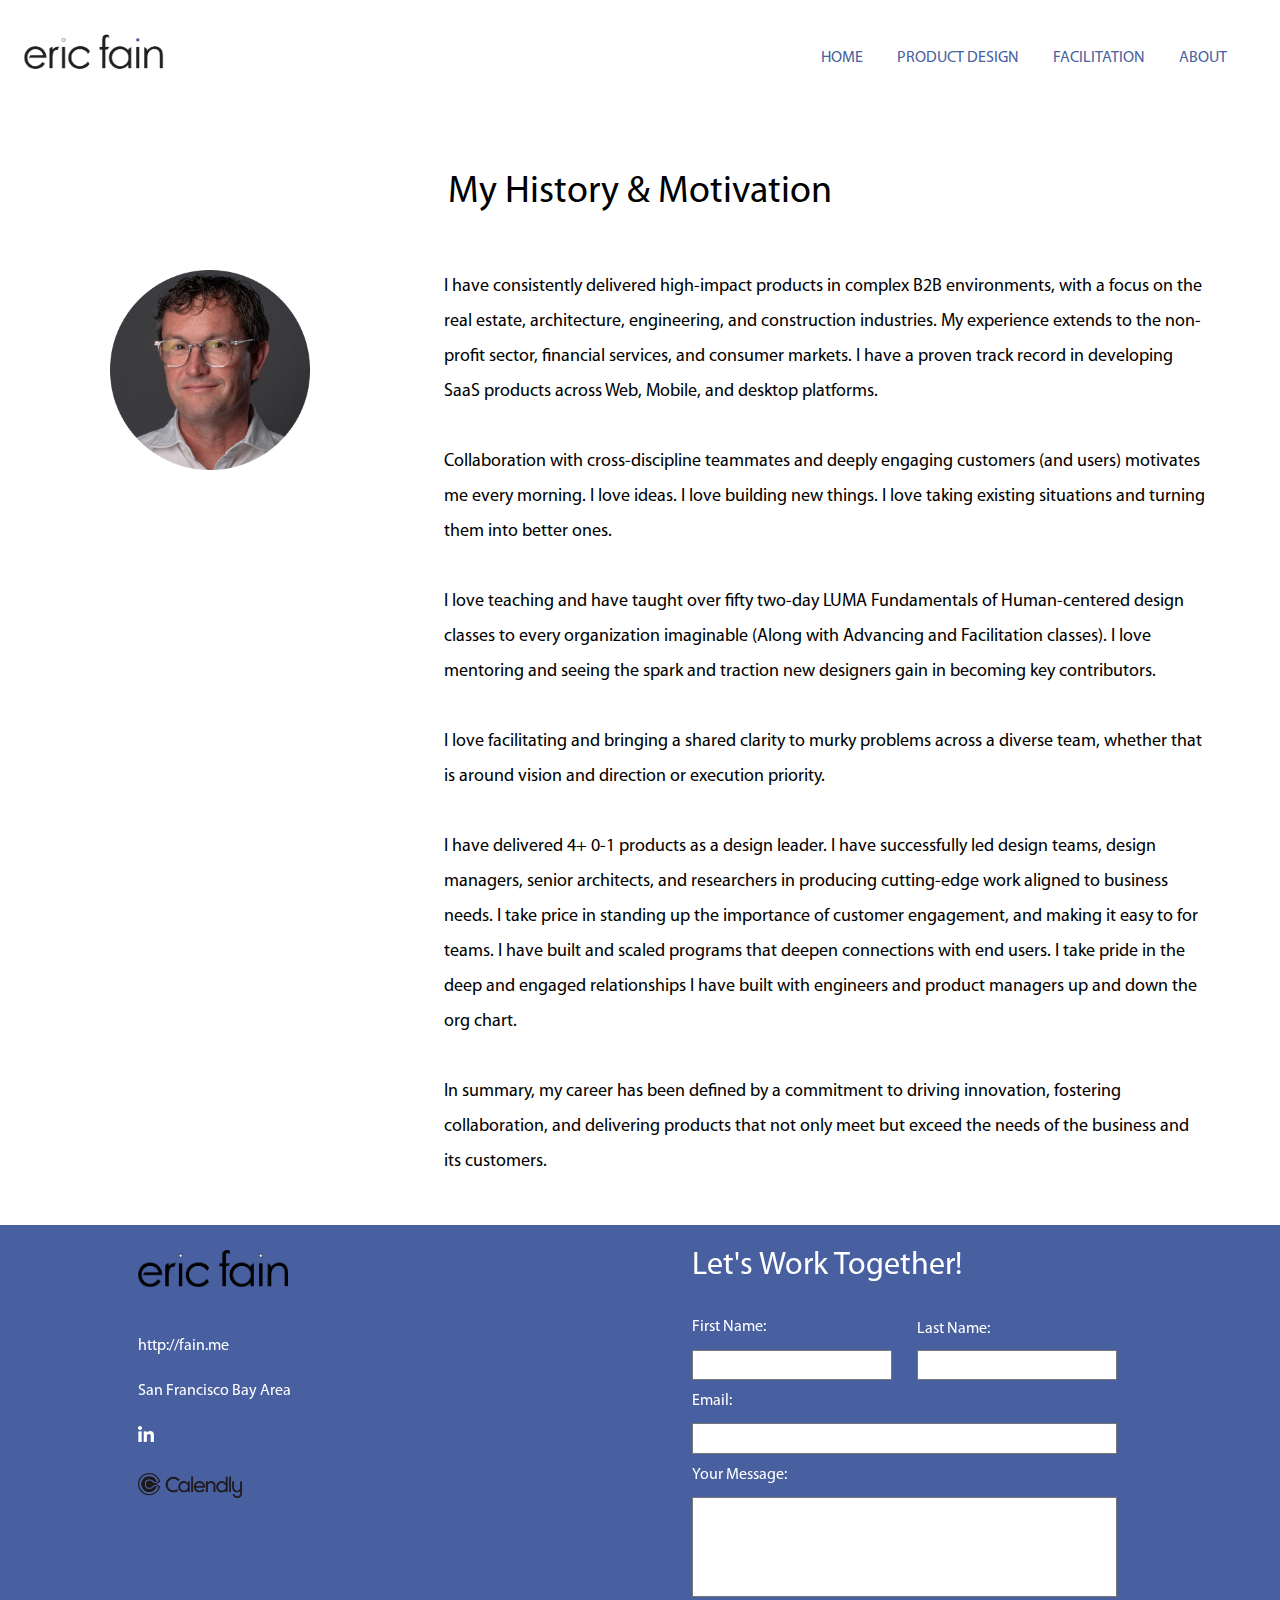
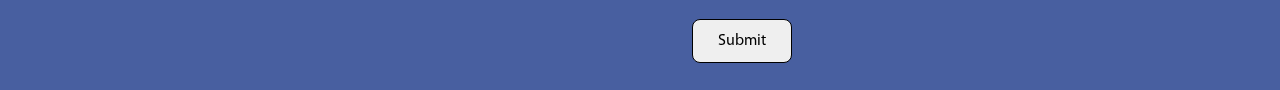
<file: about/index.html>
<!doctype html>
<html lang="en">
  <head>
    <link
      rel="stylesheet"
      type="text/css"
      href="/assets/static/app_generated_index-6937cd5a.CVlc79k-.css"
    />
    <meta charset="UTF-8" />
    <meta name="viewport" content="width=device-width,initial-scale=1" />
    <meta property="og:url" content="https://url/about" />
    <title>Eric Fain | About</title>
    <meta property="og:title" content="Eric Fain | About" />
    <meta
      name="description"
      content="I am passionate about building new things. I am curious to understand the customer&#x27;s or user&#x27;s problem space, as well as the underlying business value. "
    />
    <meta
      property="og:description"
      content="I am passionate about building new things. I am curious to understand the customer&#x27;s or user&#x27;s problem space, as well as the underlying business value. "
    />
    <meta property="og:type" content="website" />
    <meta
      property="og:site_name"
      content="Eric Fain - Design Strategy &amp; Expert Facilitation"
    />
    <meta property="og:image" />
    <link rel="icon" href="/assets/cover-photo_CPEaHt4Cy3ciJrm0SI716.png" />
    <link
      rel="preload"
      href="/assets/MyriadPro-Regular_nRokCaPD_zKn5AG52TmZj.otf"
      as="font"
      crossorigin="anonymous"
    />
    <link
      rel="preload"
      href="/assets/MyriadPro-It_jjDLTJgbKSVN5Mz0D-FA6.otf"
      as="font"
      crossorigin="anonymous"
    />
    <link
      rel="preload"
      href="/assets/MyriadPro-BlackIt_1X_LPva6NR-ULjoPQpgcK.otf"
      as="font"
      crossorigin="anonymous"
    />
    <link
      rel="preload"
      href="/assets/MyriadPro-BoldIt_LxDCqgRJg_g0GOaPvS2TZ.otf"
      as="font"
      crossorigin="anonymous"
    />
    <link
      rel="preload"
      href="/assets/MyriadPro-Light_-PuEEcW-i2E9yJcsRhruG.otf"
      as="font"
      crossorigin="anonymous"
    />
    <link
      rel="preload"
      href="/assets/MyriadPro-Bold_-R7HFFVEQJ0aGIGdhs2HQ.otf"
      as="font"
      crossorigin="anonymous"
    />
    <link
      rel="preload"
      href="/assets/MyriadPro-LightIt_AP_6SQ0B_cv2I0w5khMn4.otf"
      as="font"
      crossorigin="anonymous"
    />
    <link
      rel="preload"
      href="/assets/MyriadPro-Black_uh3BB5eE606FmGcns_JIi.otf"
      as="font"
      crossorigin="anonymous"
    />
    <script type="application/ld+json">
      {
        "@context": "https://schema.org",
        "@type": "WebSite",
        "name": "Eric Fain - Design Strategy & Expert Facilitation",
        "url": "https://url"
      }
    </script>
  </head>
  <body class="w-body c1y7u2x3 chdvkfw">
    <div class="w-box c1rd4etm c1u7pmio cc78kv6 cf81gbq c5jur4i">
      <div class="w-box">
        <div style="display: contents">
          <div style="display: contents">
            <div
              class="w-box chdvkfw cwf7hb4 c176fysu ctzh3f9 cxlqin8 c1vy8fd c801lom"
            >
              <div
                class="w-box c16ktlzf cx9qc97 c1rd4etm cme8icg cf81gbq cgx2lwg c10nodj5 culhblj c1b3wr77 camkzrm c11r8oxs chdvkfw ch5qzq c16j5as6 c1dvrd4v c1srcfle c1l64ptv c7iz7n8 cwx07j7 c1ybo634 cjqn8un c6fsehk cmim9yp cwf7hb4 c1rgppp8 czzlvi8 c176fysu cxpd3py ctchrup c1fkod93 c1vy8fd c1gejebh c1vetvso cbtaw7e cqrd7dp cl4wjux c1jd7c3 c1c698ge ccuhzed c9chtbb cfoygv2 c4ss3c2"
              >
                <div class="w-box cugupz6 cme8icg c1y45ots">
                  <a href="/" class="w-link"
                    ><img
                      alt=""
                      width="1581"
                      height="559"
                      src="/assets/eric-fain-logo-black_Ilw4ZPlWMG5pz2Ws3ZdPQ.png"
                      class="w-image c1rd4etm cev2rwt cn4eiz1"
                      sizes="100vw"
                      srcset="
                        /assets/eric-fain-logo-black_Ilw4ZPlWMG5pz2Ws3ZdPQ.png   16w,
                        /assets/eric-fain-logo-black_Ilw4ZPlWMG5pz2Ws3ZdPQ.png   32w,
                        /assets/eric-fain-logo-black_Ilw4ZPlWMG5pz2Ws3ZdPQ.png   48w,
                        /assets/eric-fain-logo-black_Ilw4ZPlWMG5pz2Ws3ZdPQ.png   64w,
                        /assets/eric-fain-logo-black_Ilw4ZPlWMG5pz2Ws3ZdPQ.png   96w,
                        /assets/eric-fain-logo-black_Ilw4ZPlWMG5pz2Ws3ZdPQ.png  128w,
                        /assets/eric-fain-logo-black_Ilw4ZPlWMG5pz2Ws3ZdPQ.png  256w,
                        /assets/eric-fain-logo-black_Ilw4ZPlWMG5pz2Ws3ZdPQ.png  384w,
                        /assets/eric-fain-logo-black_Ilw4ZPlWMG5pz2Ws3ZdPQ.png  640w,
                        /assets/eric-fain-logo-black_Ilw4ZPlWMG5pz2Ws3ZdPQ.png  750w,
                        /assets/eric-fain-logo-black_Ilw4ZPlWMG5pz2Ws3ZdPQ.png  828w,
                        /assets/eric-fain-logo-black_Ilw4ZPlWMG5pz2Ws3ZdPQ.png 1080w,
                        /assets/eric-fain-logo-black_Ilw4ZPlWMG5pz2Ws3ZdPQ.png 1200w,
                        /assets/eric-fain-logo-black_Ilw4ZPlWMG5pz2Ws3ZdPQ.png 1920w,
                        /assets/eric-fain-logo-black_Ilw4ZPlWMG5pz2Ws3ZdPQ.png 2048w,
                        /assets/eric-fain-logo-black_Ilw4ZPlWMG5pz2Ws3ZdPQ.png 3840w
                      "
                      decoding="async"
                      loading="lazy"
                  /></a>
                </div>
                <div
                  class="w-box cel6cia cbm596f c7iz7n8 cwx07j7 c1ybo634 cjqn8un c16j5as6 c1dvrd4v c1srcfle c1l64ptv c1cpmokf ctzh3f9 cl4wjux c10rrx7d c13ph44"
                >
                  <nav
                    aria-label="Main"
                    data-orientation="horizontal"
                    dir="ltr"
                    class="w-navigation-menu cg0t2ga c1twc9x7 c1piw1th c1e30jf c1y7u2x3 c344yjc c1n5lq3o cljpjag ca3vaxv c7iz7n8 cwx07j7 c1ybo634 cjqn8un cuu8nbt"
                  >
                    <div style="position: relative">
                      <ul
                        data-orientation="horizontal"
                        class="w-menu-list c1rd4etm c1v6ze2x ccgr1hu c124p8uy c1v3qesg cyx8uc5 c24k02w c13227pa cqduub5 c1cpmokf c7iz7n8 cwx07j7 c1ybo634 cjqn8un c1iaialz c1dp2nkc"
                        dir="ltr"
                      >
                        <li data-ws-index="0" class="w-menu-item">
                          <div
                            data-radix-collection-item=""
                            style="display: contents"
                          >
                            <div style="display: contents">
                              <a
                                href="/"
                                class="w-link c1gxuftc c5yvd36 cqx44yw cgxx8uc c13m4kem c8ukqgy cpv2uxc c1wv6oat c1a9vm1 c7kxmh1 c11hqjxw cpi530u cny9usg cnshq4a c7wmiys"
                                >Home</a
                              >
                            </div>
                          </div>
                        </li>
                        <li data-ws-index="1" class="w-menu-item">
                          <div
                            data-radix-collection-item=""
                            style="display: contents"
                          >
                            <div style="display: contents">
                              <a
                                href="/product-design-strategy"
                                class="w-link c1gxuftc c5yvd36 cqx44yw cgxx8uc c13m4kem c8ukqgy cpv2uxc c1wv6oat c1a9vm1 c7kxmh1 c11hqjxw cpi530u cny9usg cnshq4a c7wmiys"
                                >Product Design</a
                              >
                            </div>
                          </div>
                        </li>
                        <li data-ws-index="2" class="w-menu-item">
                          <div
                            data-radix-collection-item=""
                            style="display: contents"
                          >
                            <div style="display: contents">
                              <a
                                href="/expert-facilitation"
                                class="w-link c1gxuftc c5yvd36 cqx44yw cgxx8uc c13m4kem c8ukqgy cpv2uxc c1wv6oat c1a9vm1 c7kxmh1 c11hqjxw cpi530u cny9usg cnshq4a c7wmiys"
                                >Facilitation</a
                              >
                            </div>
                          </div>
                        </li>
                        <li data-ws-index="3" class="w-menu-item">
                          <div
                            data-radix-collection-item=""
                            style="display: contents"
                          >
                            <div style="display: contents">
                              <a
                                href="/about"
                                class="w-link c1gxuftc c5yvd36 cqx44yw cgxx8uc c13m4kem c8ukqgy cpv2uxc c1wv6oat c1a9vm1 c7kxmh1 c11hqjxw cpi530u cbd0tl4 cnshq4a c7wmiys"
                                >About</a
                              >
                            </div>
                          </div>
                        </li>
                      </ul>
                    </div>
                  </nav>
                  <div class="w-box c1gqc6x9 ctzh3f9">
                    <button
                      type="button"
                      aria-label="Open Mobile Label"
                      class="w-button cobhiz c1gqc6x9 cyx8uc5 c24k02w cycbjh0 c1wf8fv9 c1wk5vpa c16nob74 cpxw8w2 cml5bvs c1x1ycei c3ackg1 c1e7wg5c clkoh07 c14nuw5q c109sciv cz7lsq1 c1quwrrb c9285am cu109mu c19p3h9e cj01qpg cwq9wq8 cl5jcud c2otky3 cj6hcmm cgnrlnf c1jd7c3"
                      aria-haspopup="dialog"
                      aria-expanded="false"
                      aria-controls="radix-:R56:"
                      data-state="closed"
                    >
                      <div class="w-html-embed">
                        <svg
                          xmlns="http://www.w3.org/2000/svg"
                          viewBox="0 0 22 22"
                          fill="currentColor"
                          width="100%"
                          height="100%"
                          style="display: block"
                        >
                          <path
                            fill-rule="evenodd"
                            d="M2 5.998a.75.75 0 0 1 .75-.75h16.5a.75.75 0 0 1 0 1.5H2.75a.75.75 0 0 1-.75-.75Zm0 5.5a.75.75 0 0 1 .75-.75h16.5a.75.75 0 0 1 0 1.5H2.75a.75.75 0 0 1-.75-.75Zm0 5.5a.75.75 0 0 1 .75-.75h16.5a.75.75 0 0 1 0 1.5H2.75a.75.75 0 0 1-.75-.75Z"
                            clip-rule="evenodd"
                          />
                        </svg>
                      </div>
                    </button>
                  </div>
                </div>
              </div>
            </div>
          </div>
        </div>
      </div>
      <div
        class="w-box c15j6893 c5jur4i chdvkfw c16ktlzf c176fysu cwf7hb4 cx9qc97 cflm8yb"
      >
        <div
          class="w-box cx9qc97 c16ktlzf c5nrv0g c1y45ots cygi2xd c1mg4tb3 ctg6aq9 cko501"
        >
          <h1
            class="w-heading cu7serj c155g93y cm90y5c c1x1ycei c10j5j9z c1hqxwy2 cj048sf c176fysu cwf7hb4 c6fsehk c1wy3yei cx3s3u1 c1i2y5mv c17c9guo c16hr292 c1f2ajf2 cj0uj2a c1nczi11 c1d0otjy crni6ql c12vnn0j ctgb70y c7h4lsl cpynptm c1um8ezp"
          >
            My History &amp; Motivation
          </h1>
        </div>
        <div
          class="w-box c1y7u2x3 c17qlxc1 chlrh3o czgwmpn c1pjovix c14a6dhf cm90y5c cflm8yb culhblj c1b3wr77 c702rxr cpwmwbr c1rd4etm c24k02w c1rgppp8 c16ktlzf cme8icg cwf7hb4 c176fysu c1fkre0k c1jj869u c1f22s02 c1lzerpu c1w5hjaj c166epmm c1c27wzp cu1givm c7h4lsl cxpd3py ctchrup cb2gq6g c113l3d2 c1q36nr0 cgnrlnf c9odtz8 c852pwa c121voei c170gqaq chz3cx2 c1r4xv2y c1v1gcej c1w57qvm"
        >
          <div
            class="w-box c1rd4etm c1jj869u cubxkme c1rgppp8 ctbqn8h cio4ga6 c1fkre0k cme8icg c16ktlzf cflm8yb cxlqin8 crsot8s cbtdv90 c1efvyad c118qa48 c1ycwsgv c8r4b0k"
          >
            <div
              class="w-box c1w5tha3 c1g0etj2 c1agpyy3 ccgr1hu cua9puw c8r4b0k cy5ua2e cmmb9z0"
            >
              <img
                alt=""
                width="298"
                height="298"
                src="/assets/cover-photo_CPEaHt4Cy3ciJrm0SI716.png"
                class="w-image c1q7y204 c1o0ec7b c176fysu cwf7hb4"
                sizes="100vw"
                srcset="
                  /assets/cover-photo_CPEaHt4Cy3ciJrm0SI716.png  16w,
                  /assets/cover-photo_CPEaHt4Cy3ciJrm0SI716.png  32w,
                  /assets/cover-photo_CPEaHt4Cy3ciJrm0SI716.png  48w,
                  /assets/cover-photo_CPEaHt4Cy3ciJrm0SI716.png  64w,
                  /assets/cover-photo_CPEaHt4Cy3ciJrm0SI716.png  96w,
                  /assets/cover-photo_CPEaHt4Cy3ciJrm0SI716.png 128w,
                  /assets/cover-photo_CPEaHt4Cy3ciJrm0SI716.png 256w,
                  /assets/cover-photo_CPEaHt4Cy3ciJrm0SI716.png 384w,
                  /assets/cover-photo_CPEaHt4Cy3ciJrm0SI716.png 640w
                "
                decoding="async"
                loading="lazy"
              />
            </div>
            <div
              class="w-box c11a0rxg cflm8yb c8r4b0k c1jz7nn1 c1d0uu64 c1c63s2j c1n0mj2s c1v5vc2f"
            >
              <p
                class="w-paragraph cfyxprz cdrw3k4 cnphe6k cv6tsij cx9qc97 c1agpyy3 c11j3ydm chhx1g6 cdktip0 c1e6le5n c1rflijn c8r4b0k cxpd3py ctchrup c1v5vc2f c1n0mj2s cvmyorh c1r4xv2y c5g4jo9"
              >
                <span class="w-text c1piw1th cugupz6 c8r4b0k c1v5vc2f c1n0mj2s"
                  >I have consistently delivered high-impact products in complex
                  B2B environments, with a focus on the real estate,
                  architecture, engineering, and construction industries. My
                  experience extends to the non-profit sector, financial
                  services, and consumer markets. I have a proven track record
                  in developing SaaS products across Web, Mobile, and desktop
                  platforms.<br /><br />Collaboration with cross-discipline
                  teammates and deeply engaging customers (and users) motivates
                  me every morning. I love ideas. I love building new things. I
                  love taking existing situations and turning them into better
                  ones. <br /><br />I love teaching and have taught over fifty
                  two-day LUMA Fundamentals of Human-centered design classes to
                  every organization imaginable (Along with Advancing and
                  Facilitation classes). I love mentoring and seeing the spark
                  and traction new designers gain in becoming key contributors.
                  <br /><br />I love facilitating and bringing a shared clarity
                  to murky problems across a diverse team, whether that is
                  around vision and direction or execution priority.
                  <br /><br />I have delivered 4+ 0-1 products as a design
                  leader. I have successfully led design teams, design managers,
                  senior architects, and researchers in producing cutting-edge
                  work aligned to business needs. I take price in standing up
                  the importance of customer engagement, and making it easy to
                  for teams. I have built and scaled programs that deepen
                  connections with end users. I take pride in the deep and
                  engaged relationships I have built with engineers and product
                  managers up and down the org chart.<br /><br />In summary, my
                  career has been defined by a commitment to driving innovation,
                  fostering collaboration, and delivering products that not only
                  meet but exceed the needs of the business and its
                  customers.<br
                /></span>
              </p>
            </div>
          </div>
        </div>
      </div>
      <div style="display: contents">
        <div style="display: contents">
          <div class="w-box c1mgelk0">
            <div
              class="w-box c1rd4etm c1h66hen cubxkme c1yfag2r cz0f3ao c1rjdhrd cnaap7e czzlvi8 c1o423mx cme8icg c1f22s02 c1ajsog2 cu1givm c16u5wj1 c199syip c156pxuz cgkndhy crsot8s cbtdv90 c9odtz8"
            >
              <div
                class="w-box c1rd4etm c1u7pmio culhblj c1b3wr77 c1jj869u c2q780g cme8icg cv6tsij c1agpyy3 c11j3ydm cxquqfb c1fkre0k chzwhpl costvgw c1sf7pdr c14wvouy c166epmm c1c27wzp c8n020r c1cisq4y cl38mqm c1c5sjho crzctt4 c10at9jo cgkndhy c439g1y cygftb9 cy5ua2e cmmb9z0"
              >
                <div class="w-box">
                  <img
                    alt=""
                    width="351"
                    height="50"
                    src="/assets/EricFain_logo_gray-1_VHzB38vEIK1e8CLvz3mlO.png"
                    class="w-image c155g93y c1y45ots cm90y5c c1mg4tb3 cgsc8c5"
                    sizes="100vw"
                    srcset="
                      /assets/EricFain_logo_gray-1_VHzB38vEIK1e8CLvz3mlO.png  16w,
                      /assets/EricFain_logo_gray-1_VHzB38vEIK1e8CLvz3mlO.png  32w,
                      /assets/EricFain_logo_gray-1_VHzB38vEIK1e8CLvz3mlO.png  48w,
                      /assets/EricFain_logo_gray-1_VHzB38vEIK1e8CLvz3mlO.png  64w,
                      /assets/EricFain_logo_gray-1_VHzB38vEIK1e8CLvz3mlO.png  96w,
                      /assets/EricFain_logo_gray-1_VHzB38vEIK1e8CLvz3mlO.png 128w,
                      /assets/EricFain_logo_gray-1_VHzB38vEIK1e8CLvz3mlO.png 256w,
                      /assets/EricFain_logo_gray-1_VHzB38vEIK1e8CLvz3mlO.png 384w,
                      /assets/EricFain_logo_gray-1_VHzB38vEIK1e8CLvz3mlO.png 640w,
                      /assets/EricFain_logo_gray-1_VHzB38vEIK1e8CLvz3mlO.png 750w
                    "
                    decoding="async"
                    loading="lazy"
                  />
                </div>
                <div
                  class="w-box c1jj869u c2q780g cme8icg c1agpyy3 ccgr1hu c1ib3vm"
                >
                  <div class="w-box c14a6dhf cm90y5c cugupz6 cxquqfb">
                    <div class="w-text cxv56f1">http://fain.me</div>
                  </div>
                  <div class="w-box c14a6dhf cm90y5c">
                    <div class="w-text cxv56f1">San Francisco Bay Area</div>
                  </div>
                  <div class="w-box c14a6dhf cm90y5c">
                    <a
                      href="https://www.linkedin.com/in/ericfain/"
                      class="w-link"
                      ><img
                        alt=""
                        width="16"
                        height="16"
                        src="/assets/linkedin_16-1_I9shUs8b10tW0MtaCtcDF.png"
                        class="w-image"
                        sizes="100vw"
                        srcset="
                          /assets/linkedin_16-1_I9shUs8b10tW0MtaCtcDF.png 16w,
                          /assets/linkedin_16-1_I9shUs8b10tW0MtaCtcDF.png 32w
                        "
                        decoding="async"
                        loading="lazy"
                    /></a>
                  </div>
                  <div class="w-box">
                    <a href="https://calendly.com/ericfain" class="w-link"
                      ><img
                        alt=""
                        width="200"
                        height="48"
                        src="/assets/calendly_logo_horizontal_black_NOS1vTtzDYkR3Gn9WdNqY.png"
                        class="w-image c14a6dhf cm90y5c crftpiw c1fkre0k"
                        sizes="100vw"
                        srcset="
                          /assets/calendly_logo_horizontal_black_NOS1vTtzDYkR3Gn9WdNqY.png  16w,
                          /assets/calendly_logo_horizontal_black_NOS1vTtzDYkR3Gn9WdNqY.png  32w,
                          /assets/calendly_logo_horizontal_black_NOS1vTtzDYkR3Gn9WdNqY.png  48w,
                          /assets/calendly_logo_horizontal_black_NOS1vTtzDYkR3Gn9WdNqY.png  64w,
                          /assets/calendly_logo_horizontal_black_NOS1vTtzDYkR3Gn9WdNqY.png  96w,
                          /assets/calendly_logo_horizontal_black_NOS1vTtzDYkR3Gn9WdNqY.png 128w,
                          /assets/calendly_logo_horizontal_black_NOS1vTtzDYkR3Gn9WdNqY.png 256w,
                          /assets/calendly_logo_horizontal_black_NOS1vTtzDYkR3Gn9WdNqY.png 384w,
                          /assets/calendly_logo_horizontal_black_NOS1vTtzDYkR3Gn9WdNqY.png 640w
                        "
                        decoding="async"
                        loading="lazy"
                    /></a>
                  </div>
                </div>
              </div>
              <div
                class="w-box cflm8yb c1fkre0k c1mg4tb3 c1y45ots cugupz6 c1u7pmio culhblj c1b3wr77 c344yjc c1n5lq3o cljpjag ca3vaxv c1agpyy3 ccgr1hu c1jd7c3 chzwhpl c1bhl6px c1c27wzp cu1givm c16u5wj1 c1cisq4y cmlslay ci0v7lv c14wvouy cy5ua2e cmmb9z0"
              >
                <div
                  class="w-box ciu2zmi c1e9dfss c1slyd6m c1ikbe3k ctzh3f9 cvtr9nz c1efvyad c118qa48 c1j9cmq1 c1vkkzbx c14vs1c6 c14qf4yt"
                >
                  <h1
                    class="w-heading cxv56f1 c1x1ycei cmyvkam c77qhl9 c1fnvg3x cl7b7cn c1a5xis5 c10vxk0"
                  >
                    Let&#x27;s Work Together!
                  </h1>
                  <form
                    class="w-webhook-form ctzh3f9 cvtr9nz c1ycwsgv crsot8s cbtdv90 c1vy8fd c801lom c642l88"
                  >
                    <div class="w-box">
                      <div
                        class="w-box c1rd4etm culhblj c1b3wr77 cvtr9nz c439g1y cygftb9"
                      >
                        <div class="w-box c1g0etj2 c1agpyy3 ccgr1hu">
                          <label
                            class="w-input-label cwgkjdu c9o8gm8 cxv56f1 c1a6mn0d cqsbd5l"
                            >First Name:</label
                          ><input
                            required=""
                            class="w-text-input c5eib8j c1781b6c cj40uz6 c1rflijn co3m6w0 c1mu5iws"
                            type="text"
                            name="First Name"
                          />
                        </div>
                        <div class="w-box c1ffkim0">
                          <label
                            class="w-input-label crpb4s2 c1rfkt7p cxv56f1 c1a6mn0d cqsbd5l"
                            >Last Name: </label
                          ><input
                            required=""
                            class="w-text-input c5eib8j c1781b6c cj40uz6 c1mu5iws c1rflijn co3m6w0"
                            type="text"
                            name="Last Name"
                          />
                        </div>
                      </div>
                      <div class="w-box">
                        <label
                          class="w-input-label cwgkjdu c9o8gm8 cxv56f1 c1a6mn0d cqsbd5l"
                          ><span
                            class="w-text cwgkjdu c9o8gm8 cxv56f1 c1a6mn0d cqsbd5l"
                            >Email:</span
                          ></label
                        ><input
                          placeholder=""
                          required=""
                          class="w-text-input c5eib8j c1q6i07d cj40uz6 c1rflijn co3m6w0 c1mu5iws"
                          type="email"
                          name="Email"
                        />
                      </div>
                      <div class="w-box cb2gq6g">
                        <label
                          class="w-input-label cwgkjdu c9o8gm8 cxv56f1 c1a6mn0d cqsbd5l"
                          >Your Message:</label
                        ><input
                          placeholder=""
                          required=""
                          class="w-text-input c1q6i07d c1hk4zk4 cj40uz6 c1rflijn co3m6w0 c1mu5iws crhoiwh"
                          type="text"
                          name="Message"
                        />
                      </div>
                      <div class="w-box cqa0zrx c15act6">
                        <button
                          type="submit"
                          class="w-button c6fsehk cpkxaex c1gxuftc c5yvd36 crzyewb c1sk3d89 cv68my1 c1rn113z cm6xp4a cxi6wp3 c13q2fwl c1ddiz23"
                        >
                          Submit
                        </button>
                      </div>
                    </div>
                  </form>
                </div>
              </div>
            </div>
          </div>
        </div>
      </div>
    </div>
    <script id="vike_pageContext" type="application/json">
      {
        "abortReason": "!undefined",
        "_urlRewrite": null,
        "_urlRedirect": "!undefined",
        "abortStatusCode": "!undefined",
        "_abortCall": "!undefined",
        "_pageContextInitIsPassedToClient": "!undefined",
        "pageId": "/pages/about",
        "routeParams": {},
        "data": {
          "url": "https://url/about",
          "system": { "params": {}, "search": {}, "origin": "https://url" },
          "resources": {},
          "pageMeta": {
            "title": "Eric Fain | About",
            "description": "I am passionate about building new things. I am curious to understand the customer's or user's problem space, as well as the underlying business value. ",
            "excludePageFromSearch": false,
            "language": "!undefined",
            "socialImageAssetName": "eric-fain-hero-image-p-3200-800x278_QXXB5KlonGXckH4EpXrDA.png",
            "socialImageUrl": "!undefined",
            "status": "!undefined",
            "redirect": "!undefined",
            "custom": []
          }
        }
      }
    </script>
    <script
      src="/assets/entries/entry-server-routing.DNwYBoMI.js"
      type="module"
      async
    ></script>
    <link
      rel="modulepreload"
      href="/assets/entries/pages_about.CkPnxeUs.js"
      as="script"
      type="text/javascript"
    /><link
      rel="modulepreload"
      href="/assets/chunks/chunk-DAm3vONF.js"
      as="script"
      type="text/javascript"
    />
  </body>
</html>
</file>
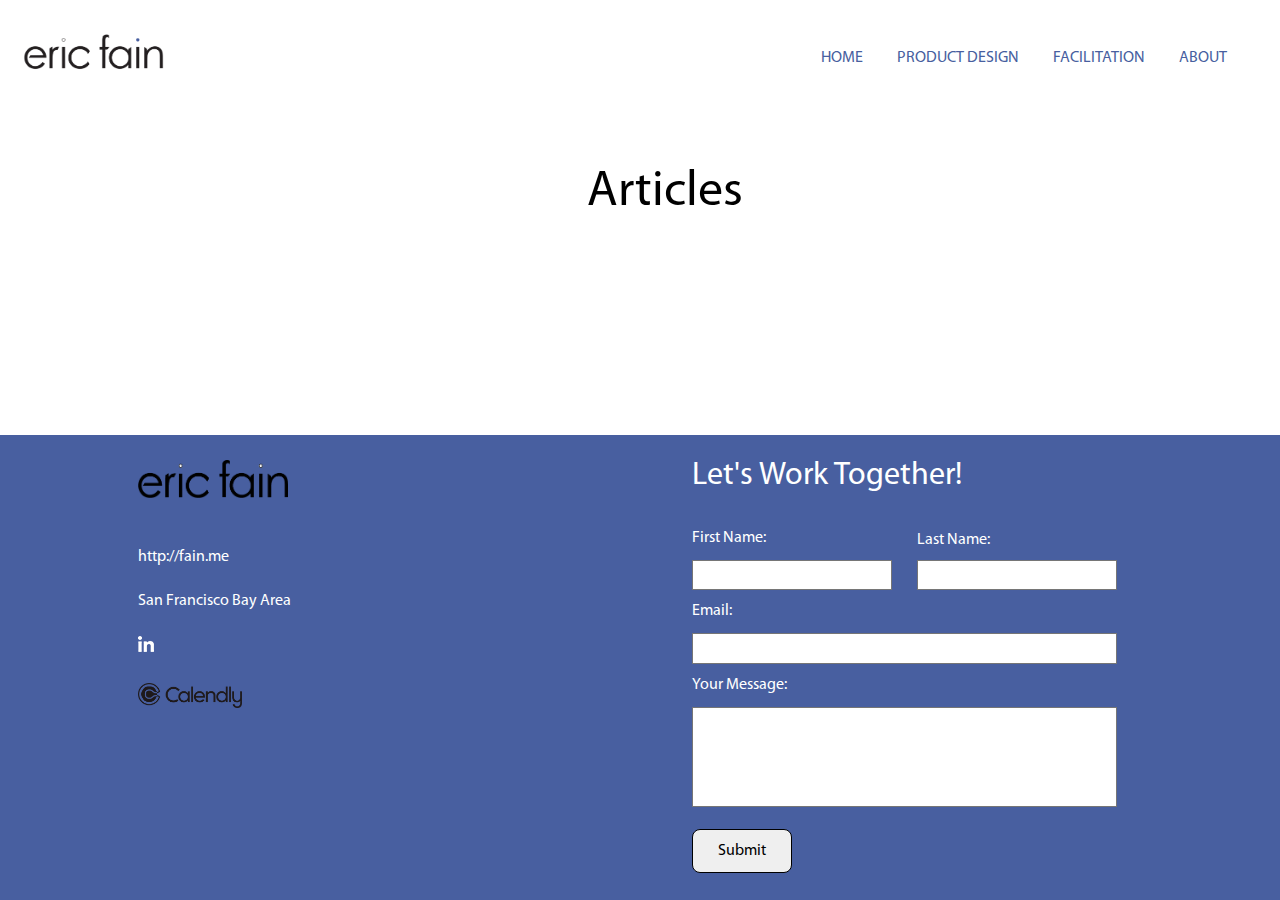
<file: articles/copy-1/about/index.html>
<!doctype html>
<html lang="en">
  <head>
    <link
      rel="stylesheet"
      type="text/css"
      href="/assets/static/app_generated_index-6937cd5a.CVlc79k-.css"
    />
    <meta charset="UTF-8" />
    <meta name="viewport" content="width=device-width,initial-scale=1" />
    <meta property="og:url" content="https://url/articles/copy-1/about" />
    <title>Eric Fain | About</title>
    <meta property="og:title" content="Eric Fain | About" />
    <meta
      name="description"
      content="I am passionate about building new things. I am curious to understand the customer&#x27;s or user&#x27;s problem space, as well as the underlying business value. "
    />
    <meta
      property="og:description"
      content="I am passionate about building new things. I am curious to understand the customer&#x27;s or user&#x27;s problem space, as well as the underlying business value. "
    />
    <meta property="og:type" content="website" />
    <meta
      property="og:site_name"
      content="Eric Fain - Design Strategy &amp; Expert Facilitation"
    />
    <meta property="og:image" />
    <link rel="icon" href="/assets/cover-photo_CPEaHt4Cy3ciJrm0SI716.png" />
    <link
      rel="preload"
      href="/assets/MyriadPro-Regular_nRokCaPD_zKn5AG52TmZj.otf"
      as="font"
      crossorigin="anonymous"
    />
    <link
      rel="preload"
      href="/assets/MyriadPro-It_jjDLTJgbKSVN5Mz0D-FA6.otf"
      as="font"
      crossorigin="anonymous"
    />
    <link
      rel="preload"
      href="/assets/MyriadPro-BlackIt_1X_LPva6NR-ULjoPQpgcK.otf"
      as="font"
      crossorigin="anonymous"
    />
    <link
      rel="preload"
      href="/assets/MyriadPro-BoldIt_LxDCqgRJg_g0GOaPvS2TZ.otf"
      as="font"
      crossorigin="anonymous"
    />
    <link
      rel="preload"
      href="/assets/MyriadPro-Light_-PuEEcW-i2E9yJcsRhruG.otf"
      as="font"
      crossorigin="anonymous"
    />
    <link
      rel="preload"
      href="/assets/MyriadPro-Bold_-R7HFFVEQJ0aGIGdhs2HQ.otf"
      as="font"
      crossorigin="anonymous"
    />
    <link
      rel="preload"
      href="/assets/MyriadPro-LightIt_AP_6SQ0B_cv2I0w5khMn4.otf"
      as="font"
      crossorigin="anonymous"
    />
    <link
      rel="preload"
      href="/assets/MyriadPro-Black_uh3BB5eE606FmGcns_JIi.otf"
      as="font"
      crossorigin="anonymous"
    />
    <script type="application/ld+json">
      {
        "@context": "https://schema.org",
        "@type": "WebSite",
        "name": "Eric Fain - Design Strategy & Expert Facilitation",
        "url": "https://url"
      }
    </script>
  </head>
  <body class="w-body c1y7u2x3 chdvkfw">
    <div class="w-box c1rd4etm c1u7pmio cc78kv6 cf81gbq c5jur4i">
      <div class="w-box">
        <div style="display: contents">
          <div style="display: contents">
            <div
              class="w-box chdvkfw cwf7hb4 c176fysu ctzh3f9 cxlqin8 c1vy8fd c801lom"
            >
              <div
                class="w-box c16ktlzf cx9qc97 c1rd4etm cme8icg cf81gbq cgx2lwg c10nodj5 culhblj c1b3wr77 camkzrm c11r8oxs chdvkfw ch5qzq c16j5as6 c1dvrd4v c1srcfle c1l64ptv c7iz7n8 cwx07j7 c1ybo634 cjqn8un c6fsehk cmim9yp cwf7hb4 c1rgppp8 czzlvi8 c176fysu cxpd3py ctchrup c1fkod93 c1vy8fd c1gejebh c1vetvso cbtaw7e cqrd7dp cl4wjux c1jd7c3 c1c698ge ccuhzed c9chtbb cfoygv2 c4ss3c2"
              >
                <div class="w-box cugupz6 cme8icg c1y45ots">
                  <a href="/" class="w-link"
                    ><img
                      alt=""
                      width="1581"
                      height="559"
                      src="/assets/eric-fain-logo-black_Ilw4ZPlWMG5pz2Ws3ZdPQ.png"
                      class="w-image c1rd4etm cev2rwt cn4eiz1"
                      sizes="100vw"
                      srcset="
                        /assets/eric-fain-logo-black_Ilw4ZPlWMG5pz2Ws3ZdPQ.png   16w,
                        /assets/eric-fain-logo-black_Ilw4ZPlWMG5pz2Ws3ZdPQ.png   32w,
                        /assets/eric-fain-logo-black_Ilw4ZPlWMG5pz2Ws3ZdPQ.png   48w,
                        /assets/eric-fain-logo-black_Ilw4ZPlWMG5pz2Ws3ZdPQ.png   64w,
                        /assets/eric-fain-logo-black_Ilw4ZPlWMG5pz2Ws3ZdPQ.png   96w,
                        /assets/eric-fain-logo-black_Ilw4ZPlWMG5pz2Ws3ZdPQ.png  128w,
                        /assets/eric-fain-logo-black_Ilw4ZPlWMG5pz2Ws3ZdPQ.png  256w,
                        /assets/eric-fain-logo-black_Ilw4ZPlWMG5pz2Ws3ZdPQ.png  384w,
                        /assets/eric-fain-logo-black_Ilw4ZPlWMG5pz2Ws3ZdPQ.png  640w,
                        /assets/eric-fain-logo-black_Ilw4ZPlWMG5pz2Ws3ZdPQ.png  750w,
                        /assets/eric-fain-logo-black_Ilw4ZPlWMG5pz2Ws3ZdPQ.png  828w,
                        /assets/eric-fain-logo-black_Ilw4ZPlWMG5pz2Ws3ZdPQ.png 1080w,
                        /assets/eric-fain-logo-black_Ilw4ZPlWMG5pz2Ws3ZdPQ.png 1200w,
                        /assets/eric-fain-logo-black_Ilw4ZPlWMG5pz2Ws3ZdPQ.png 1920w,
                        /assets/eric-fain-logo-black_Ilw4ZPlWMG5pz2Ws3ZdPQ.png 2048w,
                        /assets/eric-fain-logo-black_Ilw4ZPlWMG5pz2Ws3ZdPQ.png 3840w
                      "
                      decoding="async"
                      loading="lazy"
                  /></a>
                </div>
                <div
                  class="w-box cel6cia cbm596f c7iz7n8 cwx07j7 c1ybo634 cjqn8un c16j5as6 c1dvrd4v c1srcfle c1l64ptv c1cpmokf ctzh3f9 cl4wjux c10rrx7d c13ph44"
                >
                  <nav
                    aria-label="Main"
                    data-orientation="horizontal"
                    dir="ltr"
                    class="w-navigation-menu cg0t2ga c1twc9x7 c1piw1th c1e30jf c1y7u2x3 c344yjc c1n5lq3o cljpjag ca3vaxv c7iz7n8 cwx07j7 c1ybo634 cjqn8un cuu8nbt"
                  >
                    <div style="position: relative">
                      <ul
                        data-orientation="horizontal"
                        class="w-menu-list c1rd4etm c1v6ze2x ccgr1hu c124p8uy c1v3qesg cyx8uc5 c24k02w c13227pa cqduub5 c1cpmokf c7iz7n8 cwx07j7 c1ybo634 cjqn8un c1iaialz c1dp2nkc"
                        dir="ltr"
                      >
                        <li data-ws-index="0" class="w-menu-item">
                          <div
                            data-radix-collection-item=""
                            style="display: contents"
                          >
                            <div style="display: contents">
                              <a
                                href="/"
                                class="w-link c1gxuftc c5yvd36 cqx44yw cgxx8uc c13m4kem c8ukqgy cpv2uxc c1wv6oat c1a9vm1 c7kxmh1 c11hqjxw cpi530u cny9usg cnshq4a c7wmiys"
                                >Home</a
                              >
                            </div>
                          </div>
                        </li>
                        <li data-ws-index="1" class="w-menu-item">
                          <div
                            data-radix-collection-item=""
                            style="display: contents"
                          >
                            <div style="display: contents">
                              <a
                                href="/product-design-strategy"
                                class="w-link c1gxuftc c5yvd36 cqx44yw cgxx8uc c13m4kem c8ukqgy cpv2uxc c1wv6oat c1a9vm1 c7kxmh1 c11hqjxw cpi530u cny9usg cnshq4a c7wmiys"
                                >Product Design</a
                              >
                            </div>
                          </div>
                        </li>
                        <li data-ws-index="2" class="w-menu-item">
                          <div
                            data-radix-collection-item=""
                            style="display: contents"
                          >
                            <div style="display: contents">
                              <a
                                href="/expert-facilitation"
                                class="w-link c1gxuftc c5yvd36 cqx44yw cgxx8uc c13m4kem c8ukqgy cpv2uxc c1wv6oat c1a9vm1 c7kxmh1 c11hqjxw cpi530u cny9usg cnshq4a c7wmiys"
                                >Facilitation</a
                              >
                            </div>
                          </div>
                        </li>
                        <li data-ws-index="3" class="w-menu-item">
                          <div
                            data-radix-collection-item=""
                            style="display: contents"
                          >
                            <div style="display: contents">
                              <a
                                href="/about"
                                class="w-link c1gxuftc c5yvd36 cqx44yw cgxx8uc c13m4kem c8ukqgy cpv2uxc c1wv6oat c1a9vm1 c7kxmh1 c11hqjxw cpi530u cbd0tl4 cnshq4a c7wmiys"
                                >About</a
                              >
                            </div>
                          </div>
                        </li>
                      </ul>
                    </div>
                  </nav>
                  <div class="w-box c1gqc6x9 ctzh3f9">
                    <button
                      type="button"
                      aria-label="Open Mobile Label"
                      class="w-button cobhiz c1gqc6x9 cyx8uc5 c24k02w cycbjh0 c1wf8fv9 c1wk5vpa c16nob74 cpxw8w2 cml5bvs c1x1ycei c3ackg1 c1e7wg5c clkoh07 c14nuw5q c109sciv cz7lsq1 c1quwrrb c9285am cu109mu c19p3h9e cj01qpg cwq9wq8 cl5jcud c2otky3 cj6hcmm cgnrlnf c1jd7c3"
                      aria-haspopup="dialog"
                      aria-expanded="false"
                      aria-controls="radix-:R56:"
                      data-state="closed"
                    >
                      <div class="w-html-embed">
                        <svg
                          xmlns="http://www.w3.org/2000/svg"
                          viewBox="0 0 22 22"
                          fill="currentColor"
                          width="100%"
                          height="100%"
                          style="display: block"
                        >
                          <path
                            fill-rule="evenodd"
                            d="M2 5.998a.75.75 0 0 1 .75-.75h16.5a.75.75 0 0 1 0 1.5H2.75a.75.75 0 0 1-.75-.75Zm0 5.5a.75.75 0 0 1 .75-.75h16.5a.75.75 0 0 1 0 1.5H2.75a.75.75 0 0 1-.75-.75Zm0 5.5a.75.75 0 0 1 .75-.75h16.5a.75.75 0 0 1 0 1.5H2.75a.75.75 0 0 1-.75-.75Z"
                            clip-rule="evenodd"
                          />
                        </svg>
                      </div>
                    </button>
                  </div>
                </div>
              </div>
            </div>
          </div>
        </div>
      </div>
      <div
        class="w-box c15j6893 c5jur4i chdvkfw c16ktlzf c176fysu cwf7hb4 cx9qc97 cflm8yb"
      >
        <div
          class="w-box cx9qc97 c16ktlzf c5nrv0g c1y45ots cygi2xd c1mg4tb3 ctg6aq9 cko501"
        >
          <h1
            class="w-heading chhx1g6 c5nrv0g cygi2xd c1x1ycei cj6jtzi c1hqxwy2 cj048sf c176fysu cwf7hb4 c6fsehk c1wy3yei cx3s3u1 c1i2y5mv c17c9guo c16hr292 c1f2ajf2 cj0uj2a c1nczi11 c1d0otjy crni6ql c12vnn0j ctgb70y c7h4lsl cpynptm c1um8ezp"
          >
            Articles
          </h1>
        </div>
        <div
          class="w-box c1y7u2x3 c17qlxc1 chlrh3o czgwmpn c1pjovix c14a6dhf cm90y5c cflm8yb culhblj c1b3wr77 c702rxr cpwmwbr c1rd4etm c24k02w c1rgppp8 c16ktlzf cme8icg cwf7hb4 c176fysu c1fkre0k c1jj869u c1f22s02 c1lzerpu c1w5hjaj c166epmm c1c27wzp cu1givm c7h4lsl cxpd3py ctchrup cb2gq6g c113l3d2 c1q36nr0 cgnrlnf c9odtz8 c852pwa c121voei c170gqaq chz3cx2 c1r4xv2y c1v1gcej c1w57qvm"
        >
          <div
            class="w-box c1rd4etm c1jj869u cubxkme c1rgppp8 ctbqn8h cio4ga6 c1fkre0k cme8icg c16ktlzf cflm8yb cxlqin8 crsot8s cbtdv90 c1efvyad c118qa48 c1ycwsgv c8r4b0k"
          ></div>
        </div>
      </div>
      <div style="display: contents">
        <div style="display: contents">
          <div class="w-box c1mgelk0">
            <div
              class="w-box c1rd4etm c1h66hen cubxkme c1yfag2r cz0f3ao c1rjdhrd cnaap7e czzlvi8 c1o423mx cme8icg c1f22s02 c1ajsog2 cu1givm c16u5wj1 c199syip c156pxuz cgkndhy crsot8s cbtdv90 c9odtz8"
            >
              <div
                class="w-box c1rd4etm c1u7pmio culhblj c1b3wr77 c1jj869u c2q780g cme8icg cv6tsij c1agpyy3 c11j3ydm cxquqfb c1fkre0k chzwhpl costvgw c1sf7pdr c14wvouy c166epmm c1c27wzp c8n020r c1cisq4y cl38mqm c1c5sjho crzctt4 c10at9jo cgkndhy c439g1y cygftb9 cy5ua2e cmmb9z0"
              >
                <div class="w-box">
                  <img
                    alt=""
                    width="351"
                    height="50"
                    src="/assets/EricFain_logo_gray-1_VHzB38vEIK1e8CLvz3mlO.png"
                    class="w-image c155g93y c1y45ots cm90y5c c1mg4tb3 cgsc8c5"
                    sizes="100vw"
                    srcset="
                      /assets/EricFain_logo_gray-1_VHzB38vEIK1e8CLvz3mlO.png  16w,
                      /assets/EricFain_logo_gray-1_VHzB38vEIK1e8CLvz3mlO.png  32w,
                      /assets/EricFain_logo_gray-1_VHzB38vEIK1e8CLvz3mlO.png  48w,
                      /assets/EricFain_logo_gray-1_VHzB38vEIK1e8CLvz3mlO.png  64w,
                      /assets/EricFain_logo_gray-1_VHzB38vEIK1e8CLvz3mlO.png  96w,
                      /assets/EricFain_logo_gray-1_VHzB38vEIK1e8CLvz3mlO.png 128w,
                      /assets/EricFain_logo_gray-1_VHzB38vEIK1e8CLvz3mlO.png 256w,
                      /assets/EricFain_logo_gray-1_VHzB38vEIK1e8CLvz3mlO.png 384w,
                      /assets/EricFain_logo_gray-1_VHzB38vEIK1e8CLvz3mlO.png 640w,
                      /assets/EricFain_logo_gray-1_VHzB38vEIK1e8CLvz3mlO.png 750w
                    "
                    decoding="async"
                    loading="lazy"
                  />
                </div>
                <div
                  class="w-box c1jj869u c2q780g cme8icg c1agpyy3 ccgr1hu c1ib3vm"
                >
                  <div class="w-box c14a6dhf cm90y5c cugupz6 cxquqfb">
                    <div class="w-text cxv56f1">http://fain.me</div>
                  </div>
                  <div class="w-box c14a6dhf cm90y5c">
                    <div class="w-text cxv56f1">San Francisco Bay Area</div>
                  </div>
                  <div class="w-box c14a6dhf cm90y5c">
                    <a
                      href="https://www.linkedin.com/in/ericfain/"
                      class="w-link"
                      ><img
                        alt=""
                        width="16"
                        height="16"
                        src="/assets/linkedin_16-1_I9shUs8b10tW0MtaCtcDF.png"
                        class="w-image"
                        sizes="100vw"
                        srcset="
                          /assets/linkedin_16-1_I9shUs8b10tW0MtaCtcDF.png 16w,
                          /assets/linkedin_16-1_I9shUs8b10tW0MtaCtcDF.png 32w
                        "
                        decoding="async"
                        loading="lazy"
                    /></a>
                  </div>
                  <div class="w-box">
                    <a href="https://calendly.com/ericfain" class="w-link"
                      ><img
                        alt=""
                        width="200"
                        height="48"
                        src="/assets/calendly_logo_horizontal_black_NOS1vTtzDYkR3Gn9WdNqY.png"
                        class="w-image c14a6dhf cm90y5c crftpiw c1fkre0k"
                        sizes="100vw"
                        srcset="
                          /assets/calendly_logo_horizontal_black_NOS1vTtzDYkR3Gn9WdNqY.png  16w,
                          /assets/calendly_logo_horizontal_black_NOS1vTtzDYkR3Gn9WdNqY.png  32w,
                          /assets/calendly_logo_horizontal_black_NOS1vTtzDYkR3Gn9WdNqY.png  48w,
                          /assets/calendly_logo_horizontal_black_NOS1vTtzDYkR3Gn9WdNqY.png  64w,
                          /assets/calendly_logo_horizontal_black_NOS1vTtzDYkR3Gn9WdNqY.png  96w,
                          /assets/calendly_logo_horizontal_black_NOS1vTtzDYkR3Gn9WdNqY.png 128w,
                          /assets/calendly_logo_horizontal_black_NOS1vTtzDYkR3Gn9WdNqY.png 256w,
                          /assets/calendly_logo_horizontal_black_NOS1vTtzDYkR3Gn9WdNqY.png 384w,
                          /assets/calendly_logo_horizontal_black_NOS1vTtzDYkR3Gn9WdNqY.png 640w
                        "
                        decoding="async"
                        loading="lazy"
                    /></a>
                  </div>
                </div>
              </div>
              <div
                class="w-box cflm8yb c1fkre0k c1mg4tb3 c1y45ots cugupz6 c1u7pmio culhblj c1b3wr77 c344yjc c1n5lq3o cljpjag ca3vaxv c1agpyy3 ccgr1hu c1jd7c3 chzwhpl c1bhl6px c1c27wzp cu1givm c16u5wj1 c1cisq4y cmlslay ci0v7lv c14wvouy cy5ua2e cmmb9z0"
              >
                <div
                  class="w-box ciu2zmi c1e9dfss c1slyd6m c1ikbe3k ctzh3f9 cvtr9nz c1efvyad c118qa48 c1j9cmq1 c1vkkzbx c14vs1c6 c14qf4yt"
                >
                  <h1
                    class="w-heading cxv56f1 c1x1ycei cmyvkam c77qhl9 c1fnvg3x cl7b7cn c1a5xis5 c10vxk0"
                  >
                    Let&#x27;s Work Together!
                  </h1>
                  <form
                    class="w-webhook-form ctzh3f9 cvtr9nz c1ycwsgv crsot8s cbtdv90 c1vy8fd c801lom c642l88"
                  >
                    <div class="w-box">
                      <div
                        class="w-box c1rd4etm culhblj c1b3wr77 cvtr9nz c439g1y cygftb9"
                      >
                        <div class="w-box c1g0etj2 c1agpyy3 ccgr1hu">
                          <label
                            class="w-input-label cwgkjdu c9o8gm8 cxv56f1 c1a6mn0d cqsbd5l"
                            >First Name:</label
                          ><input
                            required=""
                            class="w-text-input c5eib8j c1781b6c cj40uz6 c1rflijn co3m6w0 c1mu5iws"
                            type="text"
                            name="First Name"
                          />
                        </div>
                        <div class="w-box c1ffkim0">
                          <label
                            class="w-input-label crpb4s2 c1rfkt7p cxv56f1 c1a6mn0d cqsbd5l"
                            >Last Name: </label
                          ><input
                            required=""
                            class="w-text-input c5eib8j c1781b6c cj40uz6 c1mu5iws c1rflijn co3m6w0"
                            type="text"
                            name="Last Name"
                          />
                        </div>
                      </div>
                      <div class="w-box">
                        <label
                          class="w-input-label cwgkjdu c9o8gm8 cxv56f1 c1a6mn0d cqsbd5l"
                          ><span
                            class="w-text cwgkjdu c9o8gm8 cxv56f1 c1a6mn0d cqsbd5l"
                            >Email:</span
                          ></label
                        ><input
                          placeholder=""
                          required=""
                          class="w-text-input c5eib8j c1q6i07d cj40uz6 c1rflijn co3m6w0 c1mu5iws"
                          type="email"
                          name="Email"
                        />
                      </div>
                      <div class="w-box cb2gq6g">
                        <label
                          class="w-input-label cwgkjdu c9o8gm8 cxv56f1 c1a6mn0d cqsbd5l"
                          >Your Message:</label
                        ><input
                          placeholder=""
                          required=""
                          class="w-text-input c1q6i07d c1hk4zk4 cj40uz6 c1rflijn co3m6w0 c1mu5iws crhoiwh"
                          type="text"
                          name="Message"
                        />
                      </div>
                      <div class="w-box cqa0zrx c15act6">
                        <button
                          type="submit"
                          class="w-button c6fsehk cpkxaex c1gxuftc c5yvd36 crzyewb c1sk3d89 cv68my1 c1rn113z cm6xp4a cxi6wp3 c13q2fwl c1ddiz23"
                        >
                          Submit
                        </button>
                      </div>
                    </div>
                  </form>
                </div>
              </div>
            </div>
          </div>
        </div>
      </div>
    </div>
    <script id="vike_pageContext" type="application/json">
      {
        "abortReason": "!undefined",
        "_urlRewrite": null,
        "_urlRedirect": "!undefined",
        "abortStatusCode": "!undefined",
        "_abortCall": "!undefined",
        "_pageContextInitIsPassedToClient": "!undefined",
        "pageId": "/pages/articles/copy-1/about",
        "routeParams": {},
        "data": {
          "url": "https://url/articles/copy-1/about",
          "system": { "params": {}, "search": {}, "origin": "https://url" },
          "resources": {},
          "pageMeta": {
            "title": "Eric Fain | About",
            "description": "I am passionate about building new things. I am curious to understand the customer's or user's problem space, as well as the underlying business value. ",
            "excludePageFromSearch": false,
            "language": "!undefined",
            "socialImageAssetName": "eric-fain-hero-image-p-3200-800x278_QXXB5KlonGXckH4EpXrDA.png",
            "socialImageUrl": "!undefined",
            "status": "!undefined",
            "redirect": "!undefined",
            "custom": []
          }
        }
      }
    </script>
    <script
      src="/assets/entries/entry-server-routing.DNwYBoMI.js"
      type="module"
      async
    ></script>
    <link
      rel="modulepreload"
      href="/assets/entries/pages_articles_copy-1_about.Dm4birdG.js"
      as="script"
      type="text/javascript"
    /><link
      rel="modulepreload"
      href="/assets/chunks/chunk-DAm3vONF.js"
      as="script"
      type="text/javascript"
    />
  </body>
</html>
</file>
<file: assets/static/app_generated_index-6937cd5a.CVlc79k-.css>
@font-face{font-family:Myriad Pro;font-style:normal;font-weight:400;font-display:swap;src:url(/assets/MyriadPro-Regular_nRokCaPD_zKn5AG52TmZj.otf) format("truetype")}@font-face{font-family:Myriad Pro;font-style:italic;font-weight:900;font-display:swap;src:url(/assets/MyriadPro-It_jjDLTJgbKSVN5Mz0D-FA6.otf) format("truetype"),url(/assets/MyriadPro-BlackIt_1X_LPva6NR-ULjoPQpgcK.otf) format("truetype")}@font-face{font-family:Myriad Pro;font-style:italic;font-weight:700;font-display:swap;src:url(/assets/MyriadPro-BoldIt_LxDCqgRJg_g0GOaPvS2TZ.otf) format("truetype")}@font-face{font-family:Myriad Pro;font-style:normal;font-weight:300;font-display:swap;src:url(/assets/MyriadPro-Light_-PuEEcW-i2E9yJcsRhruG.otf) format("truetype")}@font-face{font-family:Myriad Pro;font-style:normal;font-weight:700;font-display:swap;src:url(/assets/MyriadPro-Bold_-R7HFFVEQJ0aGIGdhs2HQ.otf) format("truetype")}@font-face{font-family:Myriad Pro;font-style:italic;font-weight:300;font-display:swap;src:url(/assets/MyriadPro-LightIt_AP_6SQ0B_cv2I0w5khMn4.otf) format("truetype")}@font-face{font-family:Myriad Pro;font-style:normal;font-weight:900;font-display:swap;src:url(/assets/MyriadPro-Black_uh3BB5eE606FmGcns_JIi.otf) format("truetype")}@layer presets{:root{display:grid;min-height:100%;font-family:Arial,Roboto,sans-serif;font-size:16px;line-height:1.2;white-space:pre-wrap;white-space-collapse:preserve}div.w-box,address.w-box{box-sizing:border-box;border-top-width:1px;border-right-width:1px;border-bottom-width:1px;border-left-width:1px;outline-width:1px}article.w-box{box-sizing:border-box;border-top-width:1px;border-right-width:1px;border-bottom-width:1px;border-left-width:1px;outline-width:1px}aside.w-box{box-sizing:border-box;border-top-width:1px;border-right-width:1px;border-bottom-width:1px;border-left-width:1px;outline-width:1px}figure.w-box{box-sizing:border-box;border-top-width:1px;border-right-width:1px;border-bottom-width:1px;border-left-width:1px;outline-width:1px}footer.w-box{box-sizing:border-box;border-top-width:1px;border-right-width:1px;border-bottom-width:1px;border-left-width:1px;outline-width:1px}header.w-box{box-sizing:border-box;border-top-width:1px;border-right-width:1px;border-bottom-width:1px;border-left-width:1px;outline-width:1px}main.w-box{box-sizing:border-box;border-top-width:1px;border-right-width:1px;border-bottom-width:1px;border-left-width:1px;outline-width:1px}nav.w-box{box-sizing:border-box;border-top-width:1px;border-right-width:1px;border-bottom-width:1px;border-left-width:1px;outline-width:1px}section.w-box{box-sizing:border-box;border-top-width:1px;border-right-width:1px;border-bottom-width:1px;border-left-width:1px;outline-width:1px}body.w-body{box-sizing:border-box;border-top-width:1px;border-right-width:1px;border-bottom-width:1px;border-left-width:1px;-webkit-font-smoothing:antialiased;-moz-osx-font-smoothing:grayscale;margin:0}div.w-text{box-sizing:border-box;border-top-width:1px;border-right-width:1px;border-bottom-width:1px;border-left-width:1px;outline-width:1px;min-height:1em}img.w-image{box-sizing:border-box;border-top-width:1px;border-right-width:1px;border-bottom-width:1px;border-left-width:1px;outline-width:1px;max-width:100%;display:block;height:auto}a.w-link{box-sizing:border-box;border-top-width:1px;border-right-width:1px;border-bottom-width:1px;border-left-width:1px;outline-width:1px;display:inline-block}form.w-webhook-form{box-sizing:border-box;border-top-width:1px;border-right-width:1px;border-bottom-width:1px;border-left-width:1px;outline-width:1px}label.w-input-label{box-sizing:border-box;border-top-width:1px;border-right-width:1px;border-bottom-width:1px;border-left-width:1px;outline-width:1px;display:block}input.w-text-input{font-family:inherit;font-size:100%;line-height:1.15;box-sizing:border-box;border-top-width:1px;border-right-width:1px;border-bottom-width:1px;border-left-width:1px;border-top-style:solid;border-right-style:solid;border-bottom-style:solid;border-left-style:solid;display:block;margin:0}button.w-button{font-family:inherit;font-size:100%;line-height:1.15;box-sizing:border-box;border-top-width:1px;border-right-width:1px;border-bottom-width:1px;border-left-width:1px;border-top-style:solid;border-right-style:solid;border-bottom-style:solid;border-left-style:solid;text-transform:none;margin:0}form.w-form{box-sizing:border-box;border-top-width:1px;border-right-width:1px;border-bottom-width:1px;border-left-width:1px;outline-width:1px;min-height:20px}select.w-select{font-family:inherit;font-size:100%;line-height:1.15;box-sizing:border-box;border-top-width:1px;border-right-width:1px;border-bottom-width:1px;border-left-width:1px;border-top-style:solid;border-right-style:solid;border-bottom-style:solid;border-left-style:solid;text-transform:none;display:block;margin:0}option.w-option:checked{background-color:#d1d1d1}textarea.w-text-area{font-family:inherit;font-size:100%;line-height:1.15;box-sizing:border-box;border-top-width:1px;border-right-width:1px;border-bottom-width:1px;border-left-width:1px;border-top-style:solid;border-right-style:solid;border-bottom-style:solid;border-left-style:solid;resize:none;display:block;margin:0}div.w-navigation-menu,div.w-menu-list,div.w-menu-item{box-sizing:border-box;border-top-width:1px;border-right-width:1px;border-bottom-width:1px;border-left-width:1px;outline-width:1px}div.w-html-embed{display:contents;white-space:normal;white-space-collapse:collapse}div.w-dialog-overlay,div.w-dialog-content{box-sizing:border-box;border-top-width:1px;border-right-width:1px;border-bottom-width:1px;border-left-width:1px;outline-width:1px}button.w-close-button{background-color:transparent;background-image:none;font-family:inherit;font-size:100%;line-height:1.15;box-sizing:border-box;text-transform:none;border:1px solid rgba(226,232,240,1);margin:0;padding:0}h1.w-heading,h2.w-heading,h3.w-heading,h4.w-heading,h5.w-heading,h6.w-heading,p.w-paragraph{box-sizing:border-box;border-top-width:1px;border-right-width:1px;border-bottom-width:1px;border-left-width:1px;outline-width:1px}b.w-bold-text{font-weight:700;box-sizing:border-box;border-top-width:1px;border-right-width:1px;border-bottom-width:1px;border-left-width:1px}hr.w-separator{height:1px;color:inherit;box-sizing:border-box;border-top-width:1px;border-right-width:1px;border-bottom-width:1px;border-left-width:1px;background-color:gray;border-top-style:none;border-right-style:none;border-left-style:none;border-bottom-style:none}ol.w-list,ul.w-list{box-sizing:border-box;border-top-width:1px;border-right-width:1px;border-bottom-width:1px;border-left-width:1px;outline-width:1px;margin-top:0;margin-bottom:10px;padding-left:40px}li.w-list-item{box-sizing:border-box;border-top-width:1px;border-right-width:1px;border-bottom-width:1px;border-left-width:1px;outline-width:1px}}@media all{.c1y7u2x3{font-family:Myriad Pro,sans-serif}.chdvkfw{background-color:#fff}.cxv56f1{color:#fff}.c1toatcl{height:auto}.c192g9xx{background-color:#232121}.c16ktlzf{max-width:1280px}.c176fysu{margin-left:auto}.cwf7hb4{margin-right:auto}.c5nrv0g{margin-top:50px}.c1y45ots{margin-right:0}.cygi2xd{margin-bottom:50px}.c1mg4tb3{margin-left:0}.c17qlxc1{padding-top:0}.cdktip0{padding-right:50px}.czgwmpn{padding-bottom:0}.chhx1g6{padding-left:50px}.cflm8yb{align-self:flex-start}.ctbqn8h{column-gap:0px}.cio4ga6{row-gap:0px}.c702rxr{overflow-x:visible}.cpwmwbr{overflow-y:visible}.c1rd4etm{display:flex}.cf81gbq{justify-content:space-between}.c1u7pmio{flex-direction:column}.c3qxgpc{max-width:100%}.cme8icg{flex-wrap:nowrap}.c5jur4i{height:100%}.c1l7skn0{margin-bottom:16px}.c1c5nnl{margin-top:16px}.cx9qc97{width:100%}.cgx2lwg{padding-right:20px}.c10nodj5{padding-left:20px}.culhblj{column-gap:25px}.c1b3wr77{row-gap:25px}.camkzrm{padding-bottom:28px}.c11r8oxs{padding-top:28px}.ch5qzq{color:#506cbf}.c16j5as6{border-top-width:0px}.c1dvrd4v{border-right-width:0px}.c1srcfle{border-left-width:0px}.c1l64ptv{border-bottom-width:0px}.c7iz7n8{border-top-color:#0000}.cwx07j7{border-right-color:#0000}.c1ybo634{border-bottom-color:#0000}.cjqn8un{border-left-color:#0000}.c6fsehk{text-align:center}.cmim9yp{align-items:end}.c1rgppp8{flex-direction:row}.czzlvi8{position:sticky}.cel6cia{padding-right:18px}.cbm596f{align-self:center}.c1cpmokf{font-size:12px}.cc78kv6{align-items:stretch}.ciu2zmi{margin-right:25px}.c1e9dfss{margin-left:25px}.cjkd52h{width:250px}.cwgkjdu{padding-top:12px}.c9o8gm8{padding-bottom:12px}.cb26m9v{font-family:inherit,sans-serif}.c1jj869u{align-items:start}.c2q780g{justify-content:start}.c5eib8j{min-height:30px}.c1781b6c{min-width:200px}.cj40uz6{padding:5px}.c1q6i07d{min-width:425px}.c16yvmlj{min-height:125px}.cpkxaex{letter-spacing:normal}.c1gxuftc{font-size:16px}.c5yvd36{line-height:20px}.crzyewb{margin-bottom:5px}.c1sk3d89{width:100px}.cv68my1{object-position:50% 50%}.c1rn113z{border-top-left-radius:8px}.cm6xp4a{border-top-right-radius:8px}.cxi6wp3{border-bottom-left-radius:8px}.c13q2fwl{border-bottom-right-radius:8px}.c1ddiz23{padding:11px}.cqa0zrx{margin-top:22px}.c15act6{margin-bottom:22px}.cqnkfq0{padding-left:18px}.c1yfag2r{column-gap:50px}.cz0f3ao{row-gap:50px}.c24k02w{justify-content:center}.c1fkre0k{width:auto}.chlrh3o{padding-right:25px}.c1pjovix{padding-left:25px}.c1o0ec7b{max-width:none}.cv6tsij{align-self:auto}.c1agpyy3{flex-grow:0}.c11j3ydm{flex-shrink:0}.cxquqfb{order:0}.c344yjc{border-top-style:none}.c1n5lq3o{border-right-style:none}.cljpjag{border-left-style:none}.ca3vaxv{border-bottom-style:none}.c1ly3ind{outline-style:none}.cugupz6{display:block}.cu9dmna{font-size:1em}.cdrw3k4{line-height:1.75em}.cnphe6k{min-width:auto}.c155g93y{margin-top:25px}.cm90y5c{margin-bottom:25px}.c1dp2nkc{padding:0}.cs3bpf5{margin-bottom:0}.c1wkza0y{color:#516cbf}.c1crcapr{font-size:3em}.ctg6aq9{font-size:14px}.c16x8bg4{line-height:18px}.cua9puw{text-align:start}.ckxqnqb{line-height:16px}.c15j6893{color:#000}.c9xl8ua{min-height:75%}.c1ffkim0{align-self:flex-end}.ccgr1hu{flex-shrink:1}.coiuix4{min-height:auto}.cubxkme{justify-content:space-around}.cidypew{margin-bottom:0}.cs8t8vd{width:175px}.cko501{padding:0}.c17i28hy{border-top-left-radius:4px}.cp4ljg{border-top-right-radius:4px}.c1qf75jp{border-bottom-left-radius:4px}.ce1y5p8{border-bottom-right-radius:4px}.clxbaxf{column-gap:10px}.c1vrt0f8{row-gap:10px}.c18yvbx6{width:600px}.cxmd1mh{margin-top:15px}.c12cc0oo{margin-bottom:15px}.c1quwrrb{padding-bottom:0}.c1ntgmgy{row-gap:15px}.c5tgw2e{column-gap:15px}.c8qe8w3{margin-top:91px}.cqunqko{margin-bottom:91px}.c1nixtkv{padding:22px}.c1iaialz{margin:0}.c1x1ycei{font-weight:500}.cj6jtzi{font-size:50px}.cu7serj{padding-left:0}.c10j5j9z{font-size:38px}.c1hqxwy2{width:50%}.cj048sf{line-height:55px}.c14a6dhf{margin-top:0}.c1q7y204{width:200px}.cfyxprz{font-size:20px}.c1e6le5n{margin-top:0}.c1w5tha3{width:30%}.c1g0etj2{align-self:stretch}.c11a0rxg{width:70%}.c1piw1th{font-size:18px}.c1lsnoru{margin-left:50px}.c1mgelk0{background-color:#485fa0}.c1h66hen{align-items:baseline}.c1rjdhrd{padding-right:0}.cnaap7e{padding-left:0}.c1o423mx{bottom:0}.c1ib3vm{margin-right:50px}.c1865gil{width:24px}.c1e9fxxk{height:24px}.crftpiw{height:25px}.c1slyd6m{aspect-ratio:auto}.c1ikbe3k{position:static}.crpb4s2{padding-top:10px}.c1rfkt7p{padding-bottom:10px}.c1hk4zk4{min-height:100px}.c1mhmzf6{font-size:22px}.chldsyb{width:425px}.c9vu3gn{border-top-style:solid}.c169os0g{border-right-style:solid}.c1j1lao4{border-left-style:solid}.c1rfy3z7{border-bottom-style:solid}.c1os3gm9{border-top-left-radius:10px}.cjbra2{border-top-right-radius:10px}.c1dygkxf{border-bottom-left-radius:10px}.cno78dh{border-bottom-right-radius:10px}.cxtculi{padding:25px}.cgsc8c5{width:150px}.c1xhtl9k{color:#495ea0}.cgxx8uc{text-decoration-line:none}.c13m4kem{padding-left:15px}.c8ukqgy{padding-right:15px}.cpv2uxc:hover{text-decoration-line:underline}.cev2rwt{max-width:150px}.cg0t2ga{position:relative}.c1twc9x7{max-width:max-content}.c1e30jf{text-transform:uppercase}.c1v6ze2x{flex-grow:1}.c124p8uy{flex-basis:0%}.c1v3qesg{list-style-type:none}.cyx8uc5{align-items:center}.c13227pa{row-gap:.25rem}.cqduub5{column-gap:.25rem}.cobhiz{background-color:transparent}.c1gqc6x9{display:none}.cycbjh0{border-top-left-radius:.375rem}.c1wf8fv9{border-top-right-radius:.375rem}.c1wk5vpa{border-bottom-right-radius:.375rem}.c16nob74{border-bottom-left-radius:.375rem}.cpxw8w2{font-size:.875rem}.cml5bvs{line-height:1.25rem}.c3ackg1{color:currentColor}.c1e7wg5c{height:2.5rem}.clkoh07{width:2.5rem}.c14nuw5q{padding-left:.375rem}.c109sciv{padding-right:.375rem}.cz7lsq1{padding-top:0}.c9285am{border:0px solid rgba(226,232,240,1)}.cu109mu:focus-visible{outline-offset:2px}.c19p3h9e:focus-visible{box-shadow:0 0 0 2px #fffc,0 0 0 4px #94a3b8}.cj01qpg:focus-visible{outline:2px solid transparent}.cwq9wq8:disabled{pointer-events:none}.cl5jcud:disabled{opacity:.5}.c2otky3:hover{background-color:#f1f5f9e6}.cj6hcmm:hover{color:#0f172a}.c1yh7w4g{position:fixed}.c1rnt99e{left:0}.c1qoplgo{right:0}.c1ypwkz5{top:0}.c171kpfx{z-index:50}.c1h89lrr{background-color:#fffc}.ch4t61u{-webkit-backdrop-filter:blur(0 1px 2px 0 rgb(0 0 0 / .05));backdrop-filter:blur(0 1px 2px 0 rgb(0 0 0 / .05))}.czku9ws{overflow-x:auto}.cfpe1vy{overflow-y:auto}.cy8n35x{row-gap:1rem}.c1c568uo{column-gap:1rem}.cc484hw{box-shadow:0 10px 15px -3px #0000001a,0 4px 6px -4px #0000001a}.c1upm3fs{max-width:24rem}.c1611r50{border:1px solid rgba(226,232,240,1)}.cz2f5uz{padding:1.5rem}.c1i5ugdv{position:absolute}.c1x62dmc{right:1rem}.c1fbpe1{top:1rem}.c1a24aqn{border-top-left-radius:.125rem}.c1vnrb76{border-top-right-radius:.125rem}.c1wn309r{border-bottom-right-radius:.125rem}.cybsw0a{border-bottom-left-radius:.125rem}.ctyi3uz{opacity:.7}.cgu0655{height:1rem}.c1u3zt9b{width:1rem}.crhpgch{outline-offset:2px}.c1vbpyn9{outline:2px solid transparent}.cqeh7v3:hover{opacity:1}.c1tjkrf6:focus{box-shadow:0 0 0 2px #fffc,0 0 0 4px #94a3b8}.cqx44yw{color:#485fa0}.czj0mf4{align-content:stretch}.c1kbzjob{background-color:#ddd}.czfw47f{border-top-color:#ddd}.c45jbjb{border-right-color:#ddd}.c111mrxc{border-bottom-color:#ddd}.c8era7j{border-left-color:#ddd}.cbqdog1{border-top-color:#fff}.c1rxvopx{border-right-color:#fff}.csjwkww{border-bottom-color:#fff}.c15ad5uu{border-left-color:#fff}.c1aq1jtf{width:300px}.c1pfmd8x{order:1}.cou7c6z{text-align:justify}.c1b9bda8{background-color:#dedede00}.c1iyluzw{line-height:1.8}.c1rh4oow{align-self:baseline}.c4q3tzn{flex-wrap:wrap}.c13pcti4{border-top:2px none rgba(204,204,204,.8)}.c1e1toaf{border-right:0px none rgba(204,204,204,.8)}.c1t1utml{border-bottom:2px none rgba(204,204,204,.8)}.c18nw1f6{border-left:0px none rgba(204,204,204,.8)}.c1sngjt3{background-color:#495ea0}.ch3lg2e{padding-top:15px}.c1mwelnx{padding-bottom:15px}.cw4oyqn{margin-top:5px}.c1ez6xje{border-top-color:#495da0}.cenwu1l{border-right-color:#495da0}.c1drh4v6{border-bottom-color:#495da0}.cim4p8x{border-left-color:#495da0}.cv5hn3p{border-top-color:#495ea0}.ctr9t5z{border-right-color:#495ea0}.c17iu065{border-bottom-color:#495ea0}.c1g3iepr{border-left-color:#495ea0}.c1og294y{display:inline-flex}.cm7exoc{order:-1}.c1vvnirn{font-weight:400}.c1ntdvyv{margin-bottom:10px}.c8uthkk{padding-right:0}.c1353z9u{background-color:#4a5ea100}.ca7kqjg{border-top-left-radius:0}.c1yq5sdn{border-top-right-radius:0}.c1418r6j{border-bottom-left-radius:0}.c1ro68kl{border-bottom-right-radius:0}.cttbv48{border-top-color:#4a5ea152}.cbc3viv{border-right-color:#4a5ea152}.c6x39ic{border-bottom-color:#4a5ea152}.c1oe2gcq{color:#495da0}.cz51s8t{border-left:0px none rgba(74,94,161,.32)}.crgbfvo{max-width:60%}.cd8bhrb{box-shadow:0 2px 5px #0003}.cf9atdx{line-height:68px}.cb2yeoi{max-width:50%}.cbpjhcq{width:45%}.c19wfbuv{border-top-color:#bfbfbf}.cgf2ubl{border-right-color:#bfbfbf}.cqusts6{border-bottom-color:#bfbfbf}.cpaezvv{border-left-color:#bfbfbf}.cxb6fa{font-weight:300}.c1i4hxsf{line-height:24px}.c6lvy2f{padding-bottom:25px}.ck8h79u{background-color:#495da0}.ca6oig6{padding:15px}.cz1jv80{padding-top:25px}.c7y0133{font-weight:600}.c1cbgztr{line-height:28px}.cgc4kmm{color:#4960a1}.c5vold{width:75%}.c1subh5a{padding-right:30px}.c17ap07b{padding-left:30px}.c14x8yqc{border-top-left-radius:25px}.c10blhn7{border-top-right-radius:25px}.cdptye1{border-bottom-left-radius:25px}.c1ynkckv{border-bottom-right-radius:25px}.coirhvq{background-color:#7a9e9278}.cgvampu{border-top-color:#a14a4a00}.c1adhysh{border-right-color:#a14a4a00}.c6gea38{border-bottom-color:#a14a4a00}.c8rm8i{border-left-color:#a14a4a00}.c1cwfh5m{border-top-color:#4760a1}.cmszps8{border-right-color:#4760a1}.ce9q5iu{border-bottom-color:#4760a1}.c19vzn3q{border-left-color:#4760a1}.c9987vt{padding-left:5px}.c1qvlw3k{padding-right:5px}.c1iec3pq{min-height:200px}.cx6y43f{width:fit-content}.cfv3jzm{background-color:#4760a1}.cf6yhs8{border-top-width:1px}.c1uz96fz{border-right-width:1px}.c196qzrr{border-left-width:1px}.c1uosj83{border-bottom-width:1px}.c1a8bv1l{line-height:22px}.caksjjh{width:42px}.cbb96gu{height:42px}.co8v81x{padding-top:5px}.cpmsvcb{padding-bottom:5px}.c1u4ar99{width:1200%}.c19kcpp6{padding-bottom:50px}.c1xw1b3e{background-color:#000}.c1rh62k9{max-width:95%}.ckxt046{width:90%}.caifi2c{max-width:75px}.c12jkvy6{display:inline-block}.cen81x3{max-width:25%}.c1nw6nvj{padding-left:10px}.chjfoke{text-transform:capitalize}.c1pxgp8c{z-index:auto}.cw5gg8a{top:auto}.cdzw5ff{bottom:auto}.c11pdxbh{font-size:.8em}.co4zosr{border-bottom-color:#4760a0}.c1u5xhp4{outline-color:#fff}.c1lm24q{border-top:0px solid rgba(71,96,160,1)}.c1pxal22{border-right:0px solid rgba(71,96,160,1)}.c1ujoepy{border-left:0px solid rgba(71,96,160,1)}.ch5fj3u{color:#00000073}.c13urklw{color:#00000091}.cfju9ri{align-content:center}.cuf3feq{width:60%}.c1xzcolk{min-width:100%}.c1jq1gxt{max-height:300px}.c17ffndh{padding-right:10px}.cln10b9{height:200px}.cy9djc9{object-fit:cover}.cmonfu2{overflow-x:hidden}.c14mc9u9{overflow-y:hidden}.ctbdmfx{margin-top:10px}.cfecblk{border-top-color:#7e8cbd}.c17xe55n{border-right-color:#7e8cbd}.c14x984r{border-bottom-color:#7e8cbd}.cbw7o5n{border-left-color:#7e8cbd}.c1c08n6o:hover{background-color:#7e8cbd69}.c16vkhtq:hover{border-top-color:#7e8cbd}.cowta4r:hover{border-right-color:#7e8cbd}.chaifys:hover{border-bottom-color:#7e8cbd}.c1pqfdy5:hover{border-left-color:#7e8cbd}.c1f2hhx7{color:#7f8cbd}.cfpdukd{width:32px}.cmzn8tn{height:32px}.c1ysg9m8{margin-right:10px}.c1u7wodq{border-top-color:#7f8cbd}.c13xwwvo{border-right-color:#7f8cbd}.c1yiq6g1{border-bottom-color:#7f8cbd}.c1p607xc{border-left-color:#7f8cbd}.cd9t8uu{color:#bfbfbf}.ckjre1s{background-color:#bfbfbf}.c1y3db6w{font-size:28px}.cvqxkfd{line-height:42px}.cedmrm9{min-width:40%}.c1e9brd4{line-height:45px}.c1rgcs9b{max-width:30%}}@media all and (max-width: 991px){.c1f22s02{flex-wrap:wrap}.c1lzerpu{max-width:none}.c1w5hjaj{width:90%}.c166epmm{flex-direction:column}.c1c27wzp{align-items:start}.cu1givm{justify-content:start}.c7h4lsl{padding-left:25px}.cpynptm{width:100%}.cqtpkez{margin-top:25px}.c1wuu9wn{margin-left:auto}.c1vbcbf8{margin-right:auto}.ctgb70y{max-width:100%}.c1um8ezp{margin-bottom:25px}.c1ajsog2{align-items:center}.c16u5wj1{flex-direction:row}.c199syip{column-gap:50px}.c156pxuz{row-gap:50px}.cgkndhy{padding-left:50px}.chzwhpl{width:auto}.costvgw{align-self:flex-start}.c1sf7pdr{flex-grow:1}.c14wvouy{flex-shrink:0}.c8n020r{justify-content:space-between}.c1cisq4y{flex-wrap:nowrap}.cl38mqm{margin-left:0}.c1c5sjho{margin-right:0}.crzctt4{column-gap:25px}.c10at9jo{row-gap:25px}.c1bhl6px{display:block}.cmlslay{align-self:auto}.ci0v7lv{flex-grow:0}.c761eto{justify-content:space-around}.c1gxz6np{display:flex}.c1e85jbt{width:45%}.cjzl0qq{align-self:stretch}.cc5t9f3{border-top-style:solid}.c1f0bd9d{border-right-style:solid}.chhkk72{border-left-style:solid}.c2c7q2{border-bottom-style:solid}.ckkwr9h{border-top-color:#bfbfbf}.ckqe14m{border-right-color:#bfbfbf}.cw6kkij{border-bottom-color:#bfbfbf}.cfz0z35{border-left-color:#bfbfbf}.cvs5hdc{border-top-left-radius:10px}.c1jjvqr2{border-top-right-radius:10px}.c1ik30j1{border-bottom-left-radius:10px}.c1gytbw{border-bottom-right-radius:10px}.cuscapl{padding:25px}.cs90cq5{align-self:center}.c1nnbazb{display:inline-block}.cv8e9df{padding-top:0}.cu30u6j{font-size:22px}.c1swvwa7{line-height:32px}.c15ju1rg{min-height:125px}.c1lhmsok{align-self:baseline}.c1es0fq4{margin-top:0}.croip81{margin-bottom:0}.c1cz4by6{flex-shrink:1}.c55h7sm{max-width:60%}.c4953mk{padding-left:0}.cc5lvsm{margin-left:25px}.c1reb4nz{margin-right:25px}.c16m0pwv{margin-bottom:0}.c3998vc{position:static}.c1gafd3z{bottom:-45px}.c4yjxs8{justify-content:center}}@media all and (max-width: 767px){.cxpd3py{padding-left:25px}.ctchrup{padding-right:25px}.cb2gq6g{width:auto}.c113l3d2{max-width:none}.c1q36nr0{margin-top:25px}.ctzh3f9{display:flex}.cxlqin8{flex-direction:row}.c1vy8fd{align-items:start}.c801lom{justify-content:center}.c1fkod93{flex-wrap:nowrap}.c1gejebh{justify-content:space-between}.c1vetvso{display:inline-flex}.c1a6mn0d{padding-top:10px}.cqsbd5l{padding-bottom:10px}.c8r4b0k{width:100%}.c1nojq1q{margin-left:0}.c132b3ql{margin-right:0}.c439g1y{column-gap:0px}.cygftb9{row-gap:0px}.c1rflijn{min-width:auto}.c1nczi11{width:90%}.c1d0otjy{max-width:90%}.crni6ql{line-height:38px}.c12vnn0j{font-size:32px}.cgnrlnf{display:block}.crsot8s{column-gap:25px}.cbtdv90{row-gap:25px}.c1efvyad{align-items:center}.c118qa48{justify-content:start}.c1ycwsgv{flex-wrap:wrap}.cy5ua2e{flex-grow:0}.cmmb9z0{flex-shrink:1}.c1jz7nn1{flex-grow:1}.c1d0uu64{flex-shrink:0}.c1c63s2j{align-self:center}.cvtr9nz{flex-direction:column}.c1j9cmq1{column-gap:50px}.c1vkkzbx{row-gap:50px}.co3m6w0{min-height:auto}.c1mu5iws{width:250px}.crhoiwh{height:80px}.c642l88{align-self:baseline}.c1wv6oat{border-right-color:#ffffffe0}.c1a9vm1{border-left-color:#ffffffe0}.c7kxmh1{border-right-style:solid}.c11hqjxw{border-left-style:solid}.cpi530u{border-top:1px solid rgba(255,255,255,.88)}.cny9usg{border-bottom:0px solid rgba(255,255,255,.88)}.cnshq4a{padding:26px}.cuu8nbt{display:none}.cxkjxs6{width:100vw}.cqgjldb{background-color:#000000d1}.cm58bou{margin-bottom:50px}.c1aq7zk7{color:#fff}.cbd0tl4{border-bottom:1px solid rgba(255,255,255,.88)}.ckilkvm{width:70%}.c1m9z2nb{margin-bottom:25px}.cp4rzdr{font-weight:500}.c1lsrv8n{padding-left:10px}.cwbi4ev{font-size:22px}.c1h7rzf8{line-height:24px}.cizg93a{padding-left:0}.csugunk{width:76%}.c1d6odf2{max-width:100%}.c1akrlg9{padding-left:15px}.c1ljhhht{margin-top:15px}.cgwjik8{margin-bottom:15px}.c5bfk6r{max-width:75%}.c1jitt80{line-height:18px}.cix13bf{line-height:32px}.c1s6s4j9{font-size:28px}}@media all and (max-width: 479px){.c9odtz8{padding-left:15px}.c852pwa{padding-right:15px}.c121voei{flex-direction:column}.c170gqaq{margin-left:auto}.chz3cx2{margin-right:auto}.c1r4xv2y{width:auto}.c1v1gcej{margin-top:15px}.c1w57qvm{margin-bottom:15px}.cbtaw7e{max-width:none}.cqrd7dp{width:100%}.cl4wjux{flex-wrap:nowrap}.c1jd7c3{display:flex}.c1c698ge{justify-content:space-between}.ccuhzed{column-gap:5px}.c9chtbb{row-gap:5px}.cfoygv2{padding-top:25px}.c4ss3c2{padding-bottom:25px}.c10rrx7d{align-items:start}.c13ph44{justify-content:start}.cx3s3u1{padding-left:0}.c1i2y5mv{padding-right:0}.cqpfafi{flex-wrap:wrap}.c14vs1c6{column-gap:25px}.c14qf4yt{row-gap:25px}.c15b31le{align-items:center}.c5g4jo9{align-self:auto}.c77qhl9{flex-grow:0}.crafwp8{flex-shrink:0}.cg6bof5{font-size:.75em}.c1hcjv1k{line-height:1.25em}.cvmyorh{letter-spacing:0em}.c1f2ajf2{width:90%}.c1wy3yei{font-size:24px}.c17c9guo{max-width:100%}.c16hr292{line-height:28px}.cj0uj2a{margin:15px}.c1v5vc2f{font-size:14px}.c1n0mj2s{line-height:18px}.c7wmiys{color:#fff}.cn4eiz1{max-width:100px}.c1p6u7v1{align-content:space-around}.c1bkqe20{margin-top:25px}.c1fnvg3x{flex-shrink:1}.cmyvkam{align-self:baseline}.c4a201t{margin-left:0}.cs8feuy{margin-right:0}.cyk0ui3{align-self:flex-start}.c1l0r038{font-size:18px}.c1x5zp8s{margin-top:10px}.ca8yjik{margin-bottom:10px}.cnyihji{line-height:22px}.cl7b7cn{margin-bottom:20px}.c1a5xis5{font-size:28px}.c10vxk0{line-height:32px}.c1kwsx2j{width:16px}.cudzdm8{height:auto}.c1rm6ja5{line-height:25px}.c1izvwgf{width:70%}.c1u3rand{align-self:stretch}.c51drle{display:inline-block}.c1drokhs{max-width:75%}.ccxc9ps{width:75%}.c1miv70t{min-height:100%}.c1bnpn7b{height:100%}.c1kwcakp{min-width:80%}.c178bxen{min-width:90%}.c108mrvd{margin-bottom:25px}}
</file>
